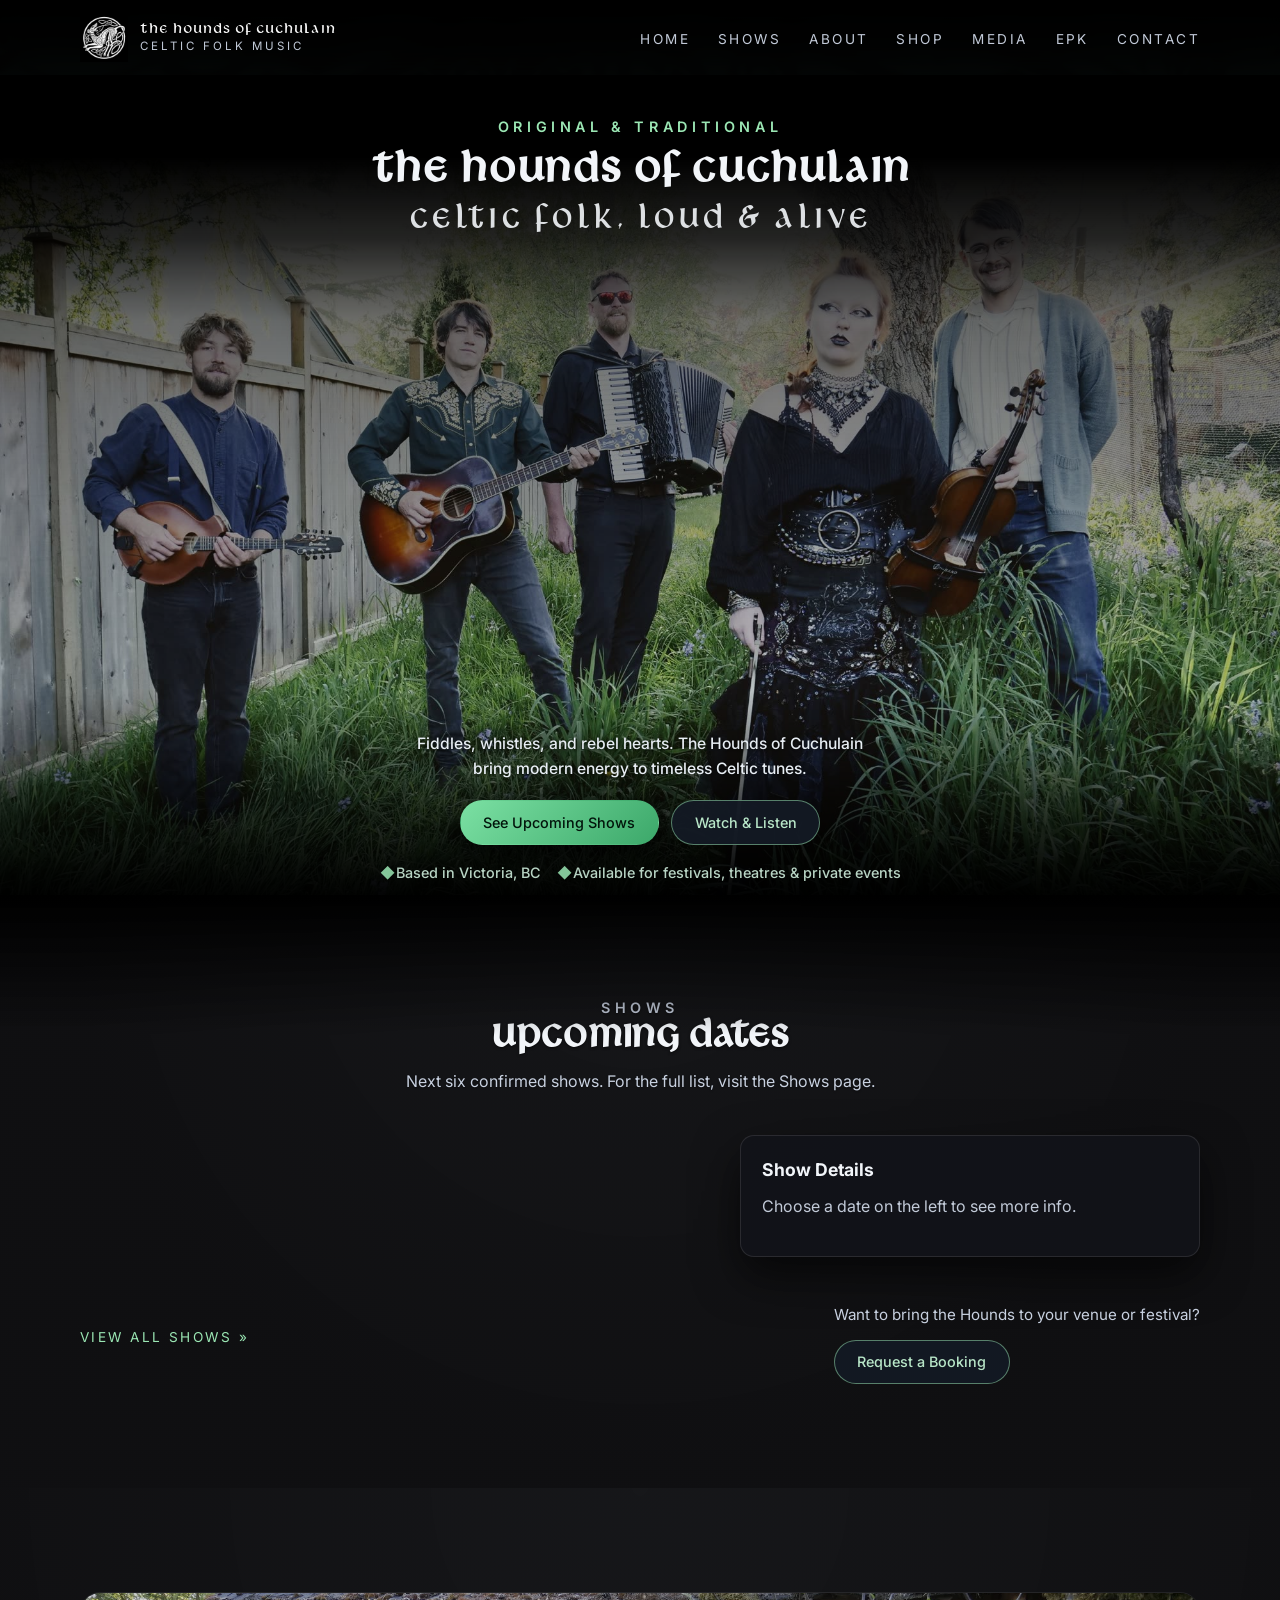
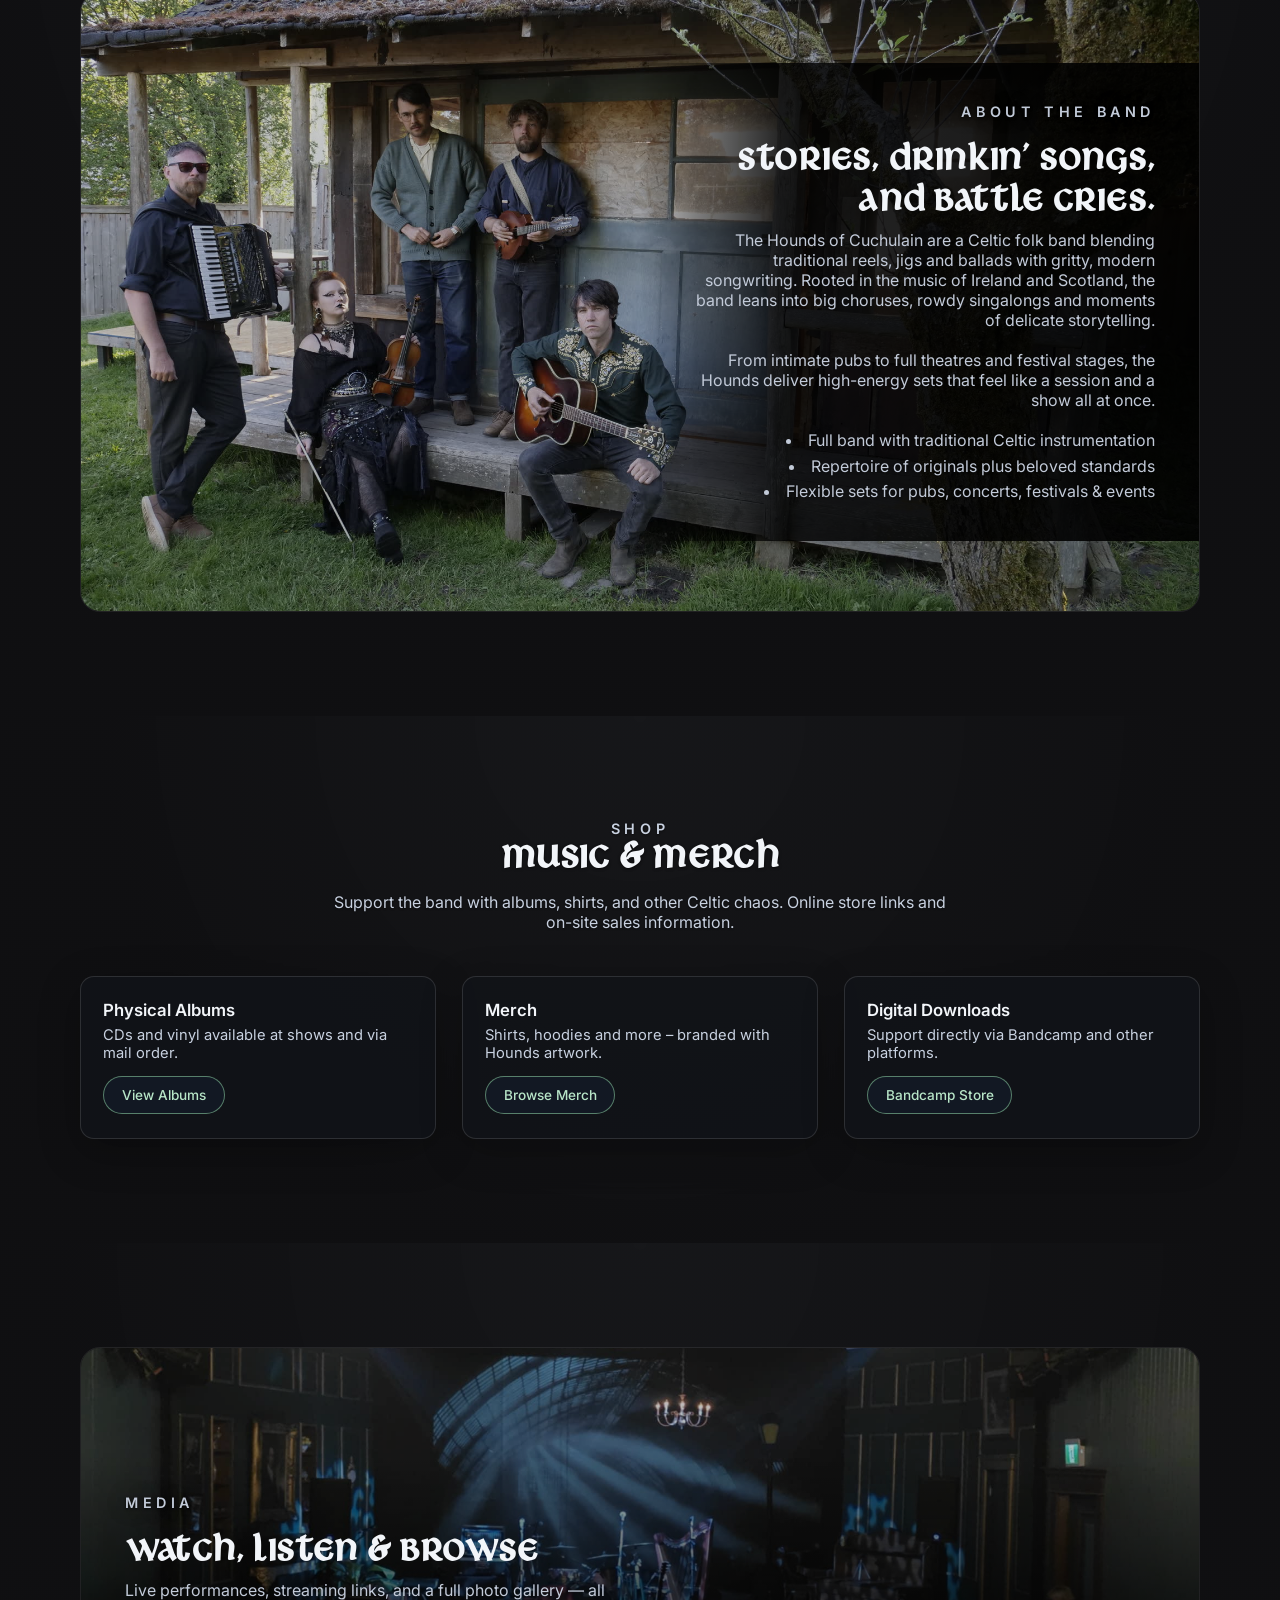
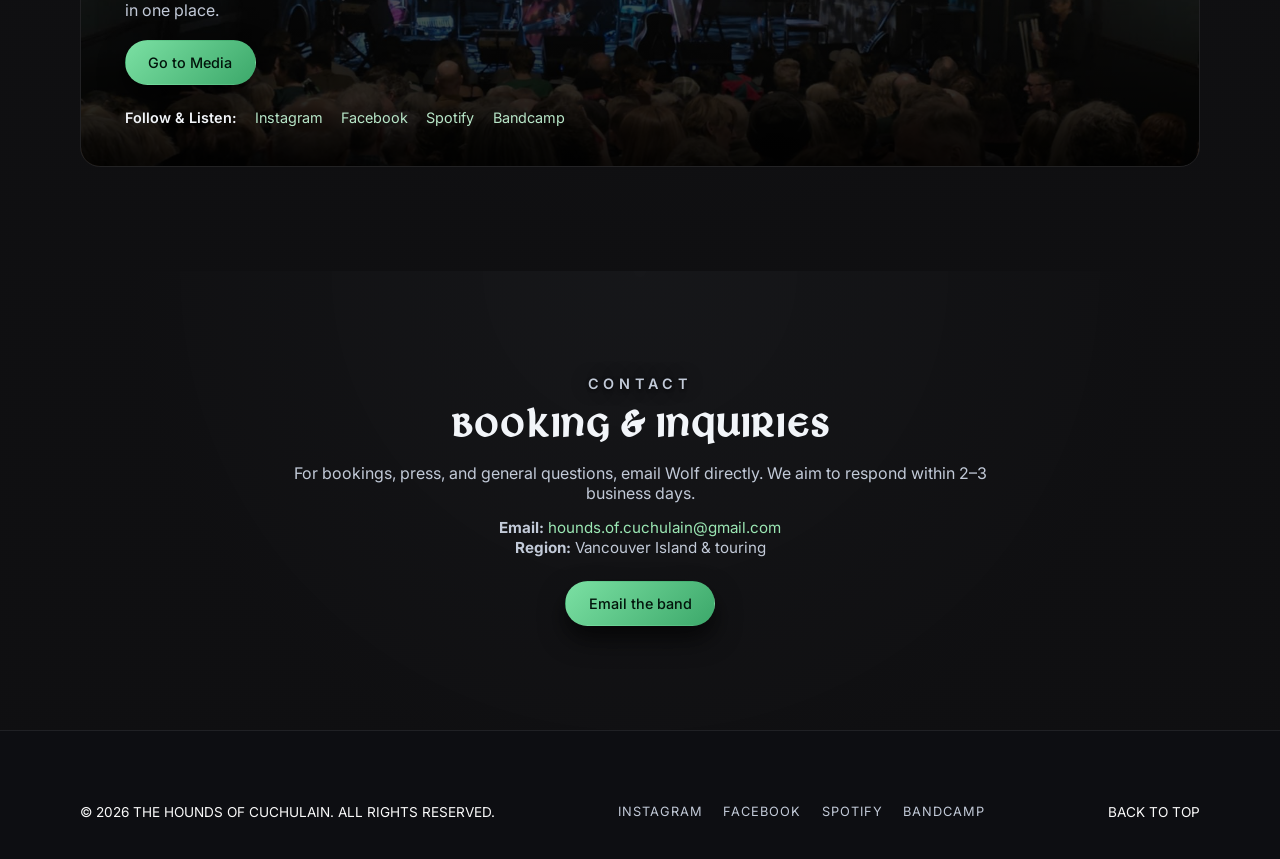
<file: index.html>
<!DOCTYPE html>
<html lang="en">
  <head>
    <meta charset="UTF-8" />
    <meta name="viewport" content="width=device-width, initial-scale=1" />
    <link rel="icon" type="image/png" sizes="32x32" href="assets/favicon-32.png?v=1" />
    <link rel="apple-touch-icon" href="assets/favicon-180.png?v=1" />
    <title>The Hounds of Cuchulain | Celtic Folk Music</title>
    <meta
      name="description"
      content="The Hounds of Cuchulain – original and traditional Celtic folk music. Listen, watch, find shows, and book the band."
    />
    <link rel="canonical" href="https://houndsofcuchulain.com/" />
    <!-- Social sharing (Open Graph + Twitter) -->
    <meta property="og:type" content="website" />
    <meta property="og:site_name" content="The Hounds of Cuchulain" />
    <meta property="og:title" content="The Hounds of Cuchulain | Celtic Folk Music" />
    <meta property="og:description" content="Original and traditional Celtic folk music from Victoria, BC. Listen, watch, find shows, and book the band." />
    <meta property="og:url" content="https://houndsofcuchulain.com/" />
    <meta property="og:image" content="https://houndsofcuchulain.com/assets/hero-band.jpg" />
    <meta name="twitter:card" content="summary_large_image" />
    <meta name="twitter:title" content="The Hounds of Cuchulain | Celtic Folk Music" />
    <meta name="twitter:description" content="Original and traditional Celtic folk music from Victoria, BC." />
    <meta name="twitter:image" content="https://houndsofcuchulain.com/assets/hero-band.jpg" />
    <link rel="preconnect" href="https://fonts.googleapis.com" />
    <link rel="preconnect" href="https://fonts.gstatic.com" crossorigin />
    <link
      href="https://fonts.googleapis.com/css2?family=Cinzel:wght@500;700&family=Inter:wght@300;400;500;600&display=swap"
      rel="stylesheet"
    />
    <link rel="stylesheet" href="styles.css?v=20260625a" />
    <script type="application/ld+json">
      {
        "@context": "https://schema.org",
        "@type": "MusicGroup",
        "name": "The Hounds of Cuchulain",
        "genre": ["Celtic folk", "Celtic punk"],
        "url": "https://houndsofcuchulain.com/",
        "image": "https://houndsofcuchulain.com/assets/hero-band.jpg",
        "description": "Original and traditional Celtic folk music from Victoria, British Columbia.",
        "foundingLocation": "Victoria, British Columbia, Canada",
        "email": "hounds.of.cuchulain@gmail.com",
        "sameAs": [
          "https://www.instagram.com/hounds_of_cuchulain/",
          "https://www.facebook.com/hounds.of.cuchulain",
          "https://open.spotify.com/artist/7mEXgql2jvRmFcGCRFVzV3",
          "https://houndsofcuchulain.bandcamp.com/",
          "https://www.youtube.com/@houndsofcuchulain"
        ]
      }
    </script>
  </head>
  <body>
    <div class="site-bg" aria-hidden="true">
      <img src="assets/Untitled%20design%20(3)_edited_edited_edited_edited.png" alt="" class="site-bg-img" />
    </div>
    <header class="site-header">
      <div class="container header-inner">
        <a href="#top" class="logo">
          <img class="logo-img" src="assets/hounds-logo.png" alt="The Hounds of Cuchulain" />
          <span class="logo-text">
            <span class="logo-main">The Hounds of Cuchulain</span>
            <span class="logo-sub">Celtic Folk Music</span>
          </span>
        </a>
        <nav class="nav" aria-label="Main navigation">
          <button type="button" class="nav-toggle" aria-expanded="false" aria-label="Toggle navigation">
            <span></span><span></span><span></span>
          </button>
          <ul class="nav-list">
            <li><a href="#top">Home</a></li>
            <li><a href="#shows">Shows</a></li>
            <li><a href="#about">About</a></li>
            <li><a href="https://shop.houndsofcuchulain.com/category/all-products" target="_blank" rel="noopener">Shop</a></li>
            <li><a href="media.html">Media</a></li>
            <li><a href="epk.html">EPK</a></li>
            <li><a href="#contact">Contact</a></li>
          </ul>
        </nav>
      </div>
    </header>
    <div class="nav-backdrop" aria-hidden="true"></div>
    <div class="mobile-nav" id="mobileNav" aria-hidden="true">
      <button type="button" class="mobile-nav-close" aria-label="Close menu">&times;</button>
      <ul>
        <li><a href="#top" class="active">Home</a></li>
        <li><a href="#shows">Shows</a></li>
        <li><a href="#about">About</a></li>
        <li><a href="https://shop.houndsofcuchulain.com/category/all-products" target="_blank" rel="noopener">Shop</a></li>
        <li><a href="media.html">Media</a></li>
        <li><a href="epk.html">EPK</a></li>
        <li><a href="#contact">Contact</a></li>
      </ul>
    </div>

    <main id="top">
      <!-- HERO -->
      <section class="hero" aria-labelledby="hero-heading">
        <div class="hero-overlay"></div>
        <img
          class="hero-image"
          src="assets/_1111255~3.JPG"
          alt="The Hounds of Cuchulain band portrait outdoors"
        />
        <div class="container hero-content">
          <div class="hero-top">
            <p class="eyebrow">Original & Traditional</p>
            <h1 id="hero-heading" class="hero-title">
              <span class="hero-band-name">The Hounds of Cuchulain</span>
              <span class="hero-tagline">Celtic Folk, Loud & Alive</span>
            </h1>
            <img class="hero-mobile-logo" src="assets/hounds_logo_transparent.png" alt="" aria-hidden="true" />
          </div>

          <div class="hero-bottom">
            <p class="hero-sub">
              Fiddles, whistles, and rebel hearts. The Hounds of Cuchulain bring
              modern energy to timeless Celtic tunes.
            </p>
            <div class="hero-actions">
              <a href="#shows" class="btn btn-primary">See Upcoming Shows</a>
              <a href="#media" class="btn btn-outline">Watch & Listen</a>
            </div>
            <div class="hero-meta">
              <span>Based in Victoria, BC</span>
              <span>Available for festivals, theatres & private events</span>
            </div>
          </div>
        </div>
      </section>

      <!-- SHOWS -->
      <section id="shows" class="section section-alt">
        <div class="container">
          <div class="section-header">
            <p class="eyebrow">Shows</p>
            <h2>Upcoming Dates</h2>
            <p>Next six confirmed shows. For the full list, visit the Shows page.</p>
          </div>

          <div class="shows-layout">
            <div class="shows-list" aria-live="polite" data-shows-limit="6" data-shows-scope="upcoming"></div>
            <aside class="shows-detail" aria-label="Show details">
              <div class="shows-detail-inner">
                <h3>Show Details</h3>
                <p class="muted">Choose a date on the left to see more info.</p>
                <div class="shows-detail-body" hidden></div>
              </div>
            </aside>
          </div>

          <div class="shows-cta">
            <a href="shows.html" class="shows-more-link">View all shows &raquo;</a>
            <div>
              <p>Want to bring the Hounds to your venue or festival?</p>
              <a href="#contact" class="btn btn-outline">Request a Booking</a>
            </div>
          </div>
        </div>
      </section>

      <!-- ABOUT -->
      <section id="about" class="section section-alt">
        <div class="container">
          <!-- Mobile-only eyebrow above the photo -->
          <p class="eyebrow about-top-eyebrow">About the band</p>
          <div class="media-teaser">
            <div class="media-teaser-visual">
              <picture>
                <img src="assets/_1111256.JPG" alt="The Hounds of Cuchulain" loading="lazy" />
              </picture>
              <!-- Mobile-only h2 overlay at bottom of photo -->
              <div class="about-photo-overlay" aria-hidden="true">
                <h2>Stories, drinkin’ songs, and battle cries.</h2>
              </div>
            </div>
            <div class="media-teaser-copy">
              <p class="eyebrow">About the band</p>
              <h2>Stories, drinkin’ songs, and battle cries.</h2>
              <p>
                The Hounds of Cuchulain are a Celtic folk band blending
                traditional reels, jigs and ballads with gritty, modern
                songwriting. Rooted in the music of Ireland and Scotland, the
                band leans into big choruses, rowdy singalongs and moments of
                delicate storytelling.
              </p>
              <p>
                From intimate pubs to full theatres and festival stages, the
                Hounds deliver high-energy sets that feel like a session and a
                show all at once.
              </p>
              <ul class="key-points">
                <li>Full band with traditional Celtic instrumentation</li>
                <li>Repertoire of originals plus beloved standards</li>
                <li>Flexible sets for pubs, concerts, festivals & events</li>
              </ul>
            </div>
          </div>
        </div>
      </section>

      <!-- SHOP -->
      <section id="shop" class="section">
        <div class="container">
          <div class="section-header">
            <p class="eyebrow">Shop</p>
            <h2>Music & Merch</h2>
            <p>
              Support the band with albums, shirts, and other Celtic chaos.
              Online store links and on-site sales information.
            </p>
          </div>

          <div class="shop-grid">
            <article class="shop-item">
              <h3>Physical Albums</h3>
              <p>CDs and vinyl available at shows and via mail order.</p>
              <a href="https://shop.houndsofcuchulain.com/category/all-products" target="_blank" rel="noopener" class="btn btn-outline btn-sm">View Albums</a>
            </article>

            <article class="shop-item">
              <h3>Merch</h3>
              <p>Shirts, hoodies and more – branded with Hounds artwork.</p>
              <a href="https://shop.houndsofcuchulain.com/category/all-products" target="_blank" rel="noopener" class="btn btn-outline btn-sm">Browse Merch</a>
            </article>

            <article class="shop-item">
              <h3>Digital Downloads</h3>
              <p>Support directly via Bandcamp and other platforms.</p>
              <a href="https://houndsofcuchulain.bandcamp.com/" target="_blank" rel="noopener noreferrer" class="btn btn-outline btn-sm">Bandcamp Store</a>
            </article>
          </div>
        </div>
      </section>

      <!-- MEDIA TEASER -->
      <section id="media" class="section">
        <div class="container">
          <div class="media-teaser">
            <div class="media-teaser-visual">
              <img src="assets/1F022676-3194-4167-9DDA-CCDE9CF1206A.jpg" alt="The Hounds of Cuchulain" loading="lazy" />
            </div>
            <div class="media-teaser-copy">
              <p class="eyebrow">Media</p>
              <h2>Watch, Listen & Browse</h2>
              <p>Live performances, streaming links, and a full photo gallery — all in one place.</p>
              <a href="media.html" class="btn btn-primary">Go to Media</a>
              <div class="social-row media-teaser-social">
                <span class="social-label">Follow & Listen:</span>
                <div class="social-links">
                  <a href="https://www.instagram.com/hounds_of_cuchulain/" target="_blank" rel="noopener noreferrer" aria-label="Instagram">Instagram</a>
                  <a href="https://www.facebook.com/hounds.of.cuchulain" target="_blank" rel="noopener noreferrer" aria-label="Facebook">Facebook</a>
                  <a href="https://open.spotify.com/artist/7mEXgql2jvRmFcGCRFVzV3" target="_blank" rel="noopener noreferrer">Spotify</a>
                  <a href="https://houndsofcuchulain.bandcamp.com/" target="_blank" rel="noopener noreferrer" aria-label="Bandcamp">Bandcamp</a>
                </div>
              </div>
            </div>
          </div>
        </div>
      </section>

      <!-- CONTACT -->
      <section id="contact" class="section section-contact">
        <div class="container contact-layout">
          <div class="contact-copy">
            <p class="eyebrow">Contact</p>
            <h2>Booking & Inquiries</h2>
            <p>
              For bookings, press, and general questions, email Wolf directly.
              We aim to respond within 2–3 business days.
            </p>
            <div class="contact-details">
              <p><strong>Email:</strong> <a href="mailto:hounds.of.cuchulain@gmail.com">hounds.of.cuchulain@gmail.com</a></p>
              <p><strong>Region:</strong> Vancouver Island & touring</p>
            </div>
            <div class="contact-actions">
              <a href="mailto:hounds.of.cuchulain@gmail.com" class="btn btn-primary">Email the band</a>
            </div>
          </div>
        </div>
      </section>
    </main>

    <footer class="site-footer">
      <div class="container footer-inner">
        <p>© <span id="year"></span> The Hounds of Cuchulain. All rights reserved.</p>
        <div class="footer-socials">
          <a href="https://www.instagram.com/hounds_of_cuchulain/" target="_blank" rel="noopener noreferrer" aria-label="Instagram">Instagram</a>
          <a href="https://www.facebook.com/hounds.of.cuchulain" target="_blank" rel="noopener noreferrer" aria-label="Facebook">Facebook</a>
          <a href="https://open.spotify.com/artist/7mEXgql2jvRmFcGCRFVzV3" target="_blank" rel="noopener noreferrer">Spotify</a>
          <a href="https://houndsofcuchulain.bandcamp.com/" target="_blank" rel="noopener noreferrer" aria-label="Bandcamp">Bandcamp</a>
        </div>
        <a href="#top" class="back-to-top">Back to top</a>
      </div>
    </footer>

    <script src="shows-data.js?v=20260625a"></script>
    <script src="script.js?v=20260625a"></script>
  </body>
</html>
</file>
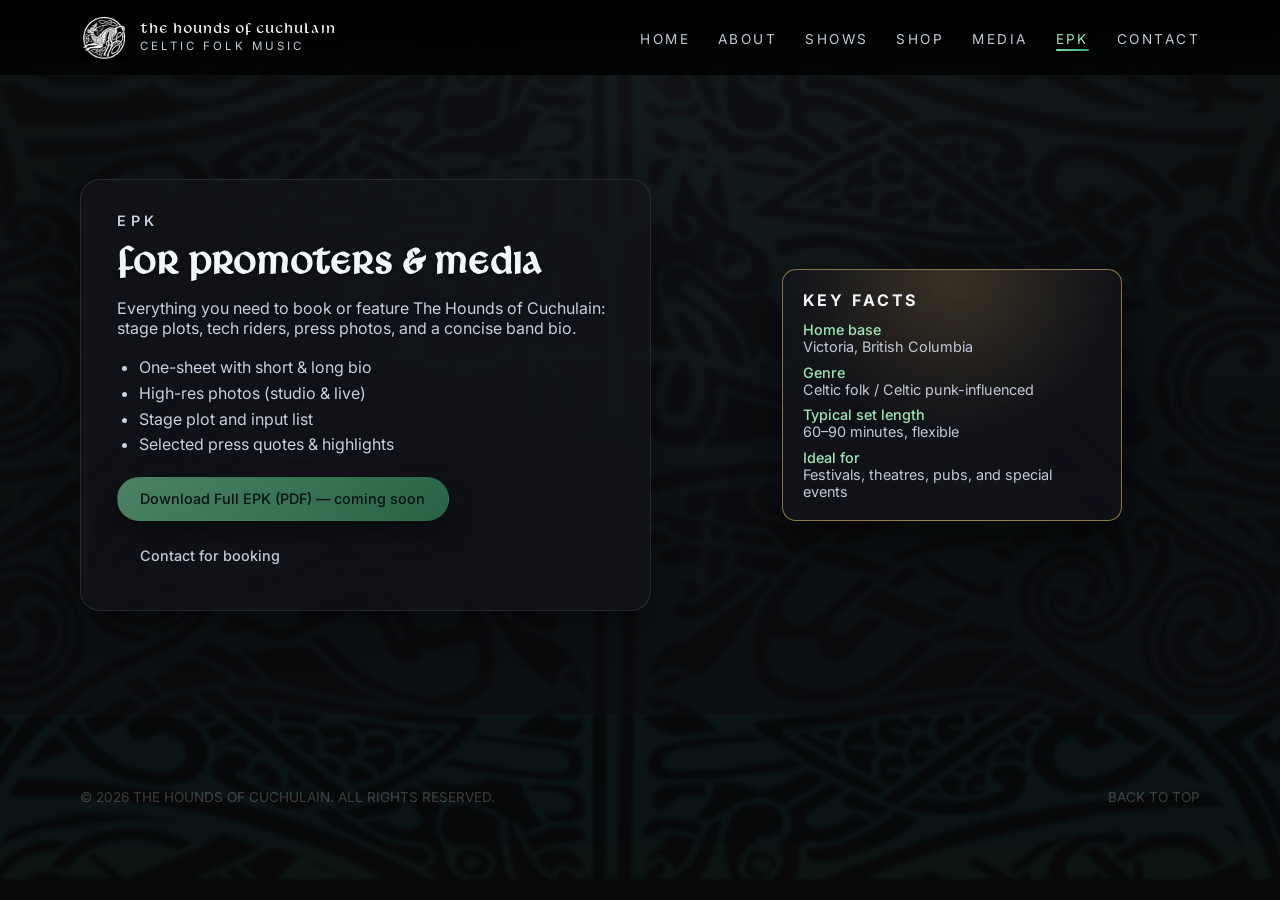
<file: epk.html>
<!DOCTYPE html>
<html lang="en">
  <head>
    <meta charset="UTF-8" />
    <meta name="viewport" content="width=device-width, initial-scale=1" />
    <link rel="icon" type="image/png" sizes="32x32" href="assets/favicon-32.png?v=1" />
    <link rel="apple-touch-icon" href="assets/favicon-180.png?v=1" />
    <title>The Hounds of Cuchulain | EPK</title>
    <meta
      name="description"
      content="Electronic Press Kit for The Hounds of Cuchulain – bio, key facts, photos, and booking information."
    />
    <link rel="canonical" href="https://houndsofcuchulain.com/epk.html" />
    <!-- Social sharing (Open Graph + Twitter) -->
    <meta property="og:type" content="website" />
    <meta property="og:site_name" content="The Hounds of Cuchulain" />
    <meta property="og:title" content="The Hounds of Cuchulain | EPK" />
    <meta property="og:description" content="Electronic Press Kit – bio, key facts, photos, and booking information for promoters and media." />
    <meta property="og:url" content="https://houndsofcuchulain.com/epk.html" />
    <meta property="og:image" content="https://houndsofcuchulain.com/assets/hero-band.jpg" />
    <meta name="twitter:card" content="summary_large_image" />
    <meta name="twitter:title" content="The Hounds of Cuchulain | EPK" />
    <meta name="twitter:description" content="Electronic Press Kit for promoters and media." />
    <meta name="twitter:image" content="https://houndsofcuchulain.com/assets/hero-band.jpg" />
    <link rel="preconnect" href="https://fonts.googleapis.com" />
    <link rel="preconnect" href="https://fonts.gstatic.com" crossorigin />
    <link
      href="https://fonts.googleapis.com/css2?family=Cinzel:wght@500;700&family=Inter:wght@300;400;500;600&display=swap"
      rel="stylesheet"
    />
    <link rel="stylesheet" href="styles.css?v=20260625a" />
  </head>
  <body>
    <div class="site-bg" aria-hidden="true">
      <img src="assets/Untitled%20design%20(3)_edited_edited_edited_edited.png" alt="" class="site-bg-img" />
    </div>
    <header class="site-header">
      <div class="container header-inner">
        <a href="index.html#top" class="logo">
          <img class="logo-img" src="assets/hounds-logo.png" alt="The Hounds of Cuchulain" />
          <span class="logo-text">
            <span class="logo-main">The Hounds of Cuchulain</span>
            <span class="logo-sub">Celtic Folk Music</span>
          </span>
        </a>
        <nav class="nav" aria-label="Main navigation">
          <button type="button" class="nav-toggle" aria-expanded="false" aria-label="Toggle navigation">
            <span></span><span></span><span></span>
          </button>
          <ul class="nav-list">
            <li><a href="index.html">Home</a></li>
            <li><a href="index.html#about">About</a></li>
            <li><a href="shows.html">Shows</a></li>
            <li><a href="https://shop.houndsofcuchulain.com/category/all-products" target="_blank" rel="noopener">Shop</a></li>
            <li><a href="media.html">Media</a></li>
            <li><a href="epk.html" class="active">EPK</a></li>
            <li><a href="index.html#contact">Contact</a></li>
          </ul>
        </nav>
      </div>
    </header>
    <div class="nav-backdrop" aria-hidden="true"></div>
    <div class="mobile-nav" id="mobileNav" aria-hidden="true">
      <button type="button" class="mobile-nav-close" aria-label="Close menu">&times;</button>
      <ul>
        <li><a href="index.html">Home</a></li>
        <li><a href="shows.html">Shows</a></li>
        <li><a href="index.html#about">About</a></li>
        <li><a href="https://shop.houndsofcuchulain.com/category/all-products" target="_blank" rel="noopener">Shop</a></li>
        <li><a href="media.html">Media</a></li>
        <li><a href="epk.html" class="active">EPK</a></li>
        <li><a href="index.html#contact">Contact</a></li>
      </ul>
    </div>

    <main>
      <section class="section section-alt">
        <div class="container section-split">
          <div class="section-copy">
            <p class="eyebrow">EPK</p>
            <h2>For Promoters & Media</h2>
            <p>
              Everything you need to book or feature The Hounds of Cuchulain:
              stage plots, tech riders, press photos, and a concise band bio.
            </p>
            <ul class="key-points">
              <li>One-sheet with short &amp; long bio</li>
              <li>High-res photos (studio &amp; live)</li>
              <li>Stage plot and input list</li>
              <li>Selected press quotes &amp; highlights</li>
            </ul>

            <div class="epk-actions">
              <span class="btn btn-primary is-disabled" aria-disabled="true">Download Full EPK (PDF) — coming soon</span>
              <a href="index.html#contact" class="btn btn-ghost">Contact for booking</a>
            </div>
          </div>
          <div class="section-media">
            <div class="epk-highlight">
              <h3>Key Facts</h3>
              <dl>
                <div>
                  <dt>Home base</dt>
                  <dd>Victoria, British Columbia</dd>
                </div>
                <div>
                  <dt>Genre</dt>
                  <dd>Celtic folk / Celtic punk-influenced</dd>
                </div>
                <div>
                  <dt>Typical set length</dt>
                  <dd>60–90 minutes, flexible</dd>
                </div>
                <div>
                  <dt>Ideal for</dt>
                  <dd>Festivals, theatres, pubs, and special events</dd>
                </div>
              </dl>
            </div>
          </div>
        </div>
      </section>
    </main>

    <footer class="site-footer">
      <div class="container footer-inner">
        <p>© <span id="year"></span> The Hounds of Cuchulain. All rights reserved.</p>
        <a href="#top" class="back-to-top">Back to top</a>
      </div>
    </footer>

    <script src="script.js?v=20260625a"></script>
  </body>
</html>
</file>
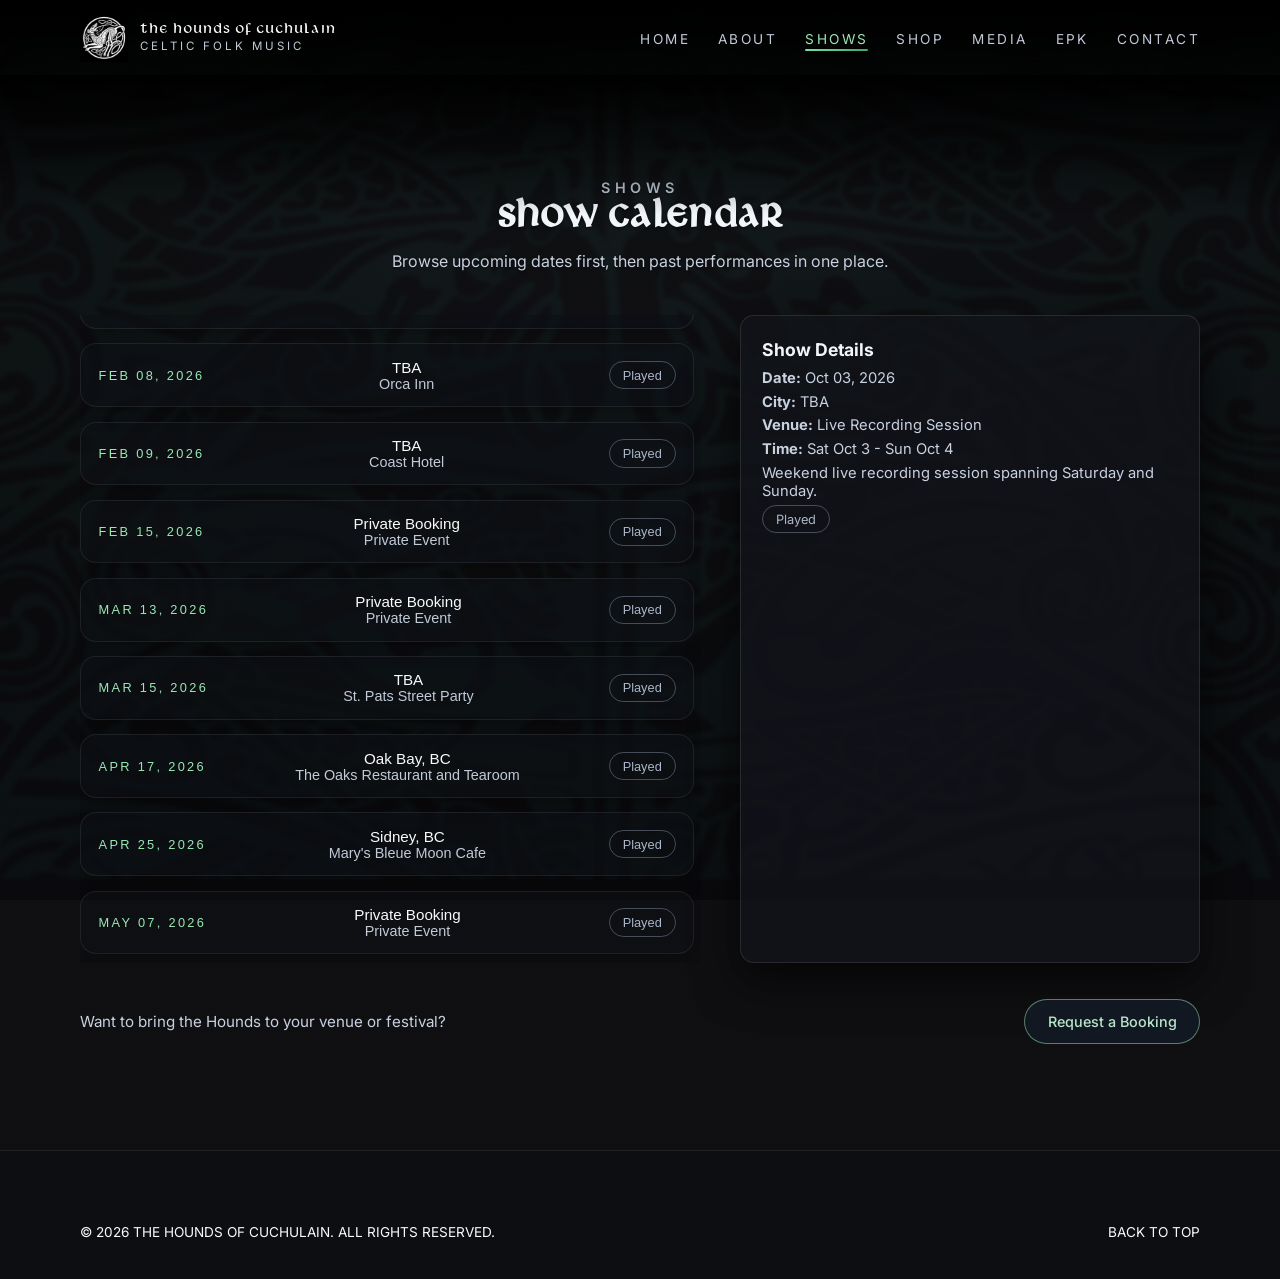
<file: shows.html>
<!DOCTYPE html>
<html lang="en">
  <head>
    <meta charset="UTF-8" />
    <meta name="viewport" content="width=device-width, initial-scale=1" />
    <link rel="icon" type="image/png" sizes="32x32" href="assets/favicon-32.png?v=1" />
    <link rel="apple-touch-icon" href="assets/favicon-180.png?v=1" />
    <title>The Hounds of Cuchulain | Shows</title>
    <meta
      name="description"
      content="Upcoming shows and tour dates for The Hounds of Cuchulain."
    />
    <link rel="canonical" href="https://houndsofcuchulain.com/shows.html" />
    <!-- Social sharing (Open Graph + Twitter) -->
    <meta property="og:type" content="website" />
    <meta property="og:site_name" content="The Hounds of Cuchulain" />
    <meta property="og:title" content="The Hounds of Cuchulain | Shows" />
    <meta property="og:description" content="Upcoming shows and tour dates for The Hounds of Cuchulain across Vancouver Island and beyond." />
    <meta property="og:url" content="https://houndsofcuchulain.com/shows.html" />
    <meta property="og:image" content="https://houndsofcuchulain.com/assets/hero-band.jpg" />
    <meta name="twitter:card" content="summary_large_image" />
    <meta name="twitter:title" content="The Hounds of Cuchulain | Shows" />
    <meta name="twitter:description" content="Upcoming shows and tour dates." />
    <meta name="twitter:image" content="https://houndsofcuchulain.com/assets/hero-band.jpg" />
    <link rel="preconnect" href="https://fonts.googleapis.com" />
    <link rel="preconnect" href="https://fonts.gstatic.com" crossorigin />
    <link
      href="https://fonts.googleapis.com/css2?family=Cinzel:wght@500;700&family=Inter:wght@300;400;500;600&display=swap"
      rel="stylesheet"
    />
    <link rel="stylesheet" href="styles.css?v=20260625a" />
  </head>
  <body>
    <div class="site-bg" aria-hidden="true">
      <img src="assets/Untitled%20design%20(3)_edited_edited_edited_edited.png" alt="" class="site-bg-img" />
    </div>
    <header class="site-header">
      <div class="container header-inner">
        <a href="index.html#top" class="logo">
          <img class="logo-img" src="assets/hounds-logo.png" alt="The Hounds of Cuchulain" />
          <span class="logo-text">
            <span class="logo-main">The Hounds of Cuchulain</span>
            <span class="logo-sub">Celtic Folk Music</span>
          </span>
        </a>
        <nav class="nav" aria-label="Main navigation">
          <button type="button" class="nav-toggle" aria-expanded="false" aria-label="Toggle navigation">
            <span></span><span></span><span></span>
          </button>
          <ul class="nav-list">
            <li><a href="index.html">Home</a></li>
            <li><a href="index.html#about">About</a></li>
            <li><a href="shows.html" class="active">Shows</a></li>
            <li><a href="https://shop.houndsofcuchulain.com/category/all-products" target="_blank" rel="noopener">Shop</a></li>
            <li><a href="media.html">Media</a></li>
            <li><a href="epk.html">EPK</a></li>
            <li><a href="index.html#contact">Contact</a></li>
          </ul>
        </nav>
      </div>
    </header>
    <div class="nav-backdrop" aria-hidden="true"></div>
    <div class="mobile-nav" id="mobileNav" aria-hidden="true">
      <button type="button" class="mobile-nav-close" aria-label="Close menu">&times;</button>
      <ul>
        <li><a href="index.html">Home</a></li>
        <li><a href="shows.html" class="active">Shows</a></li>
        <li><a href="index.html#about">About</a></li>
        <li><a href="https://shop.houndsofcuchulain.com/category/all-products" target="_blank" rel="noopener">Shop</a></li>
        <li><a href="media.html">Media</a></li>
        <li><a href="epk.html">EPK</a></li>
        <li><a href="index.html#contact">Contact</a></li>
      </ul>
    </div>

    <main>
      <section id="shows" class="section section-alt">
        <div class="container">
          <div class="section-header">
            <p class="eyebrow">Shows</p>
            <h2>Show Calendar</h2>
            <p>Browse upcoming dates first, then past performances in one place.</p>
          </div>

          <div class="shows-layout">
            <div class="shows-list" aria-live="polite" data-shows-scope="all"></div>
            <aside class="shows-detail" aria-label="Show details">
              <div class="shows-detail-inner">
                <h3>Show Details</h3>
                <p class="muted">Choose a date on the left to see more info.</p>
                <div class="shows-detail-body" hidden></div>
              </div>
            </aside>
          </div>

          <div class="shows-cta">
            <p>Want to bring the Hounds to your venue or festival?</p>
            <a href="index.html#contact" class="btn btn-outline">Request a Booking</a>
          </div>
        </div>
      </section>
    </main>

    <footer class="site-footer">
      <div class="container footer-inner">
        <p>© <span id="year"></span> The Hounds of Cuchulain. All rights reserved.</p>
        <a href="#shows" class="back-to-top">Back to top</a>
      </div>
    </footer>

    <script src="shows-data.js?v=20260625a"></script>
    <script src="script.js?v=20260625a"></script>
  </body>
</html>
</file>
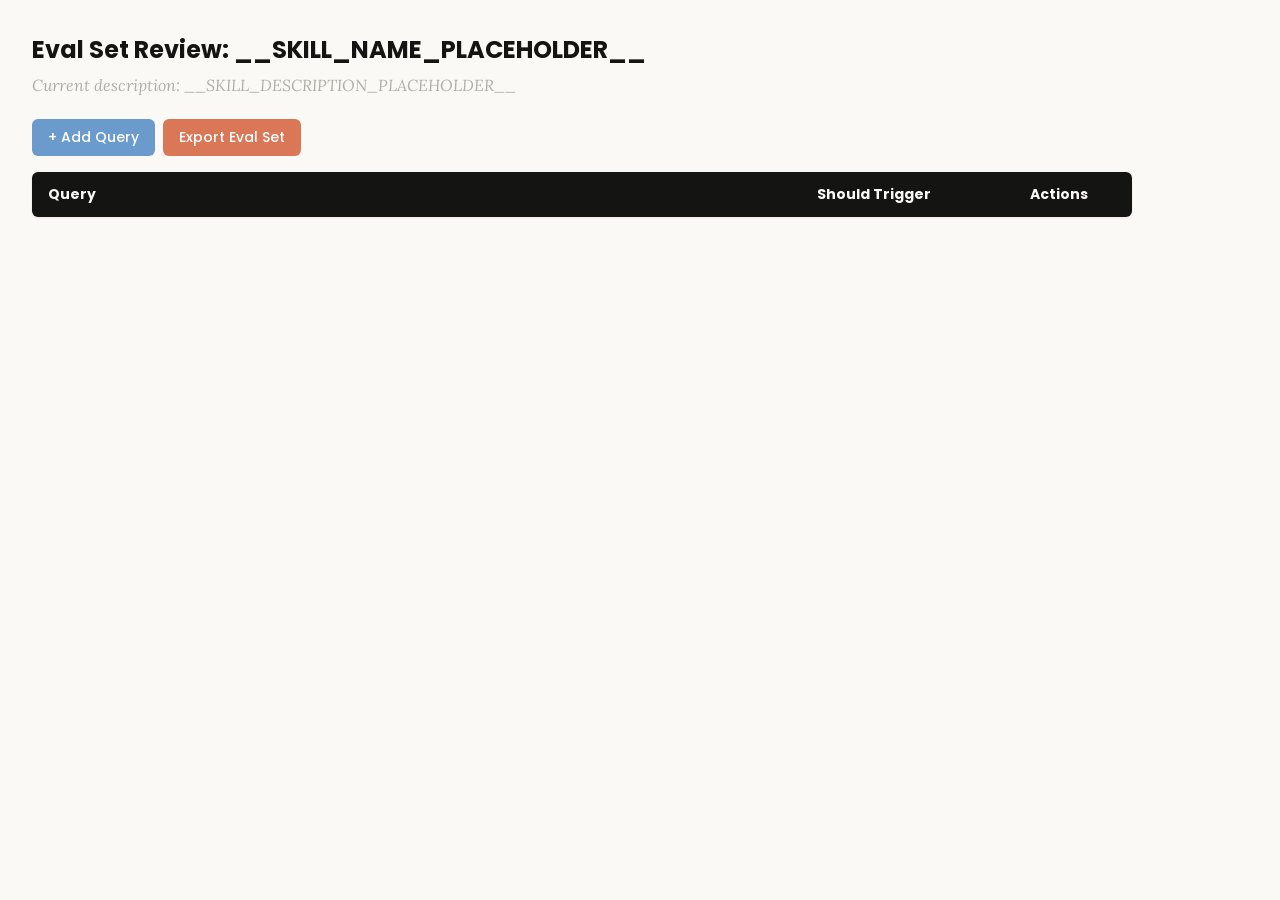
<file: .claude/skills/meta-skill-creator/assets/eval_review.html>
<!DOCTYPE html>
<html lang="en">
<head>
  <meta charset="UTF-8">
  <meta name="viewport" content="width=device-width, initial-scale=1.0">
  <title>Eval Set Review - __SKILL_NAME_PLACEHOLDER__</title>
  <link rel="preconnect" href="https://fonts.googleapis.com">
  <link rel="preconnect" href="https://fonts.gstatic.com" crossorigin>
  <link href="https://fonts.googleapis.com/css2?family=Poppins:wght@500;600&family=Lora:wght@400;500&display=swap" rel="stylesheet">
  <style>
    * { box-sizing: border-box; margin: 0; padding: 0; }
    body { font-family: 'Lora', Georgia, serif; background: #faf9f5; padding: 2rem; color: #141413; }
    h1 { font-family: 'Poppins', sans-serif; margin-bottom: 0.5rem; font-size: 1.5rem; }
    .description { color: #b0aea5; margin-bottom: 1.5rem; font-style: italic; max-width: 900px; }
    .controls { margin-bottom: 1rem; display: flex; gap: 0.5rem; }
    .btn { font-family: 'Poppins', sans-serif; padding: 0.5rem 1rem; border: none; border-radius: 6px; cursor: pointer; font-size: 0.875rem; font-weight: 500; }
    .btn-add { background: #6a9bcc; color: white; }
    .btn-add:hover { background: #5889b8; }
    .btn-export { background: #d97757; color: white; }
    .btn-export:hover { background: #c4613f; }
    table { width: 100%; max-width: 1100px; border-collapse: collapse; background: white; border-radius: 6px; overflow: hidden; box-shadow: 0 1px 3px rgba(0,0,0,0.08); }
    th { font-family: 'Poppins', sans-serif; background: #141413; color: #faf9f5; padding: 0.75rem 1rem; text-align: left; font-size: 0.875rem; }
    td { padding: 0.75rem 1rem; border-bottom: 1px solid #e8e6dc; vertical-align: top; }
    tr:nth-child(even) td { background: #faf9f5; }
    tr:hover td { background: #f3f1ea; }
    .section-header td { background: #e8e6dc; font-family: 'Poppins', sans-serif; font-weight: 500; font-size: 0.8rem; color: #141413; text-transform: uppercase; letter-spacing: 0.05em; }
    .query-input { width: 100%; padding: 0.4rem; border: 1px solid #e8e6dc; border-radius: 4px; font-size: 0.875rem; font-family: 'Lora', Georgia, serif; resize: vertical; min-height: 60px; }
    .query-input:focus { outline: none; border-color: #d97757; box-shadow: 0 0 0 2px rgba(217,119,87,0.15); }
    .toggle { position: relative; display: inline-block; width: 44px; height: 24px; }
    .toggle input { opacity: 0; width: 0; height: 0; }
    .toggle .slider { position: absolute; inset: 0; background: #b0aea5; border-radius: 24px; cursor: pointer; transition: 0.2s; }
    .toggle .slider::before { content: ""; position: absolute; width: 18px; height: 18px; left: 3px; bottom: 3px; background: white; border-radius: 50%; transition: 0.2s; }
    .toggle input:checked + .slider { background: #d97757; }
    .toggle input:checked + .slider::before { transform: translateX(20px); }
    .btn-delete { background: #c44; color: white; padding: 0.3rem 0.6rem; border: none; border-radius: 4px; cursor: pointer; font-size: 0.75rem; font-family: 'Poppins', sans-serif; }
    .btn-delete:hover { background: #a33; }
    .summary { margin-top: 1rem; color: #b0aea5; font-size: 0.875rem; }
  </style>
</head>
<body>
  <h1>Eval Set Review: <span id="skill-name">__SKILL_NAME_PLACEHOLDER__</span></h1>
  <p class="description">Current description: <span id="skill-desc">__SKILL_DESCRIPTION_PLACEHOLDER__</span></p>

  <div class="controls">
    <button class="btn btn-add" onclick="addRow()">+ Add Query</button>
    <button class="btn btn-export" onclick="exportEvalSet()">Export Eval Set</button>
  </div>

  <table>
    <thead>
      <tr>
        <th style="width:65%">Query</th>
        <th style="width:18%">Should Trigger</th>
        <th style="width:10%">Actions</th>
      </tr>
    </thead>
    <tbody id="eval-body"></tbody>
  </table>

  <p class="summary" id="summary"></p>

  <script>
    const EVAL_DATA = __EVAL_DATA_PLACEHOLDER__;

    let evalItems = [...EVAL_DATA];

    function render() {
      const tbody = document.getElementById('eval-body');
      tbody.innerHTML = '';

      // Sort: should-trigger first, then should-not-trigger
      const sorted = evalItems
        .map((item, origIdx) => ({ ...item, origIdx }))
        .sort((a, b) => (b.should_trigger ? 1 : 0) - (a.should_trigger ? 1 : 0));

      let lastGroup = null;
      sorted.forEach(item => {
        const group = item.should_trigger ? 'trigger' : 'no-trigger';
        if (group !== lastGroup) {
          const headerRow = document.createElement('tr');
          headerRow.className = 'section-header';
          headerRow.innerHTML = `<td colspan="3">${item.should_trigger ? 'Should Trigger' : 'Should NOT Trigger'}</td>`;
          tbody.appendChild(headerRow);
          lastGroup = group;
        }

        const idx = item.origIdx;
        const tr = document.createElement('tr');
        tr.innerHTML = `
          <td><textarea class="query-input" onchange="updateQuery(${idx}, this.value)">${escapeHtml(item.query)}</textarea></td>
          <td>
            <label class="toggle">
              <input type="checkbox" ${item.should_trigger ? 'checked' : ''} onchange="updateTrigger(${idx}, this.checked)">
              <span class="slider"></span>
            </label>
            <span style="margin-left:8px;font-size:0.8rem;color:#b0aea5">${item.should_trigger ? 'Yes' : 'No'}</span>
          </td>
          <td><button class="btn-delete" onclick="deleteRow(${idx})">Delete</button></td>
        `;
        tbody.appendChild(tr);
      });
      updateSummary();
    }

    function escapeHtml(text) {
      const div = document.createElement('div');
      div.textContent = text;
      return div.innerHTML;
    }

    function updateQuery(idx, value) { evalItems[idx].query = value; updateSummary(); }
    function updateTrigger(idx, value) { evalItems[idx].should_trigger = value; render(); }
    function deleteRow(idx) { evalItems.splice(idx, 1); render(); }

    function addRow() {
      evalItems.push({ query: '', should_trigger: true });
      render();
      const inputs = document.querySelectorAll('.query-input');
      inputs[inputs.length - 1].focus();
    }

    function updateSummary() {
      const trigger = evalItems.filter(i => i.should_trigger).length;
      const noTrigger = evalItems.filter(i => !i.should_trigger).length;
      document.getElementById('summary').textContent =
        `${evalItems.length} queries total: ${trigger} should trigger, ${noTrigger} should not trigger`;
    }

    function exportEvalSet() {
      const valid = evalItems.filter(i => i.query.trim() !== '');
      const data = valid.map(i => ({ query: i.query.trim(), should_trigger: i.should_trigger }));
      const blob = new Blob([JSON.stringify(data, null, 2)], { type: 'application/json' });
      const url = URL.createObjectURL(blob);
      const a = document.createElement('a');
      a.href = url;
      a.download = 'eval_set.json';
      document.body.appendChild(a);
      a.click();
      document.body.removeChild(a);
      URL.revokeObjectURL(url);
    }

    render();
  </script>
</body>
</html>
</file>
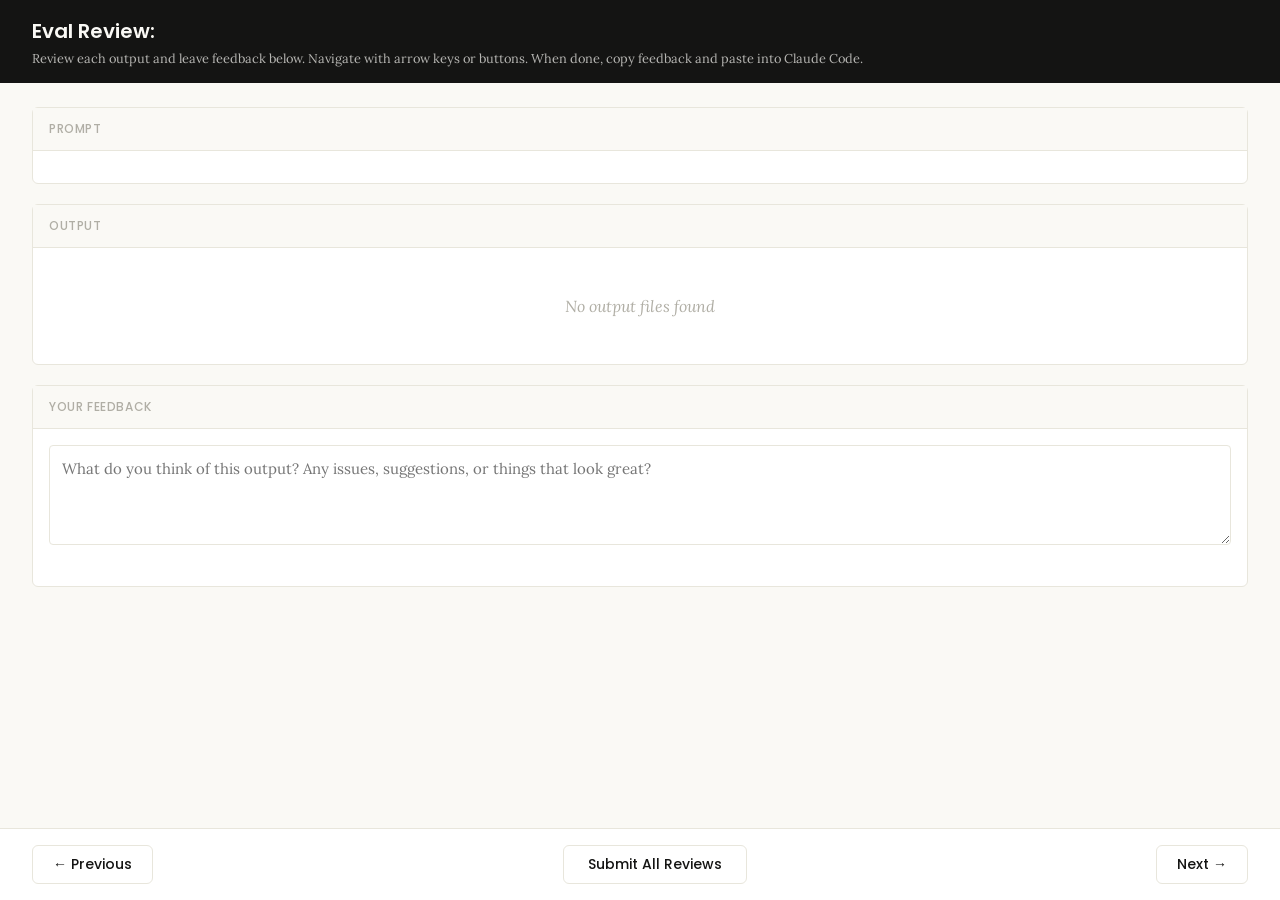
<file: .claude/skills/meta-skill-creator/eval-viewer/viewer.html>
<!DOCTYPE html>
<html lang="en">
<head>
  <meta charset="UTF-8">
  <meta name="viewport" content="width=device-width, initial-scale=1.0">
  <title>Eval Review</title>
  <link rel="preconnect" href="https://fonts.googleapis.com">
  <link rel="preconnect" href="https://fonts.gstatic.com" crossorigin>
  <link href="https://fonts.googleapis.com/css2?family=Poppins:wght@500;600&family=Lora:wght@400;500&display=swap" rel="stylesheet">
  <script src="https://cdn.sheetjs.com/xlsx-0.20.3/package/dist/xlsx.full.min.js" integrity="sha384-EnyY0/GSHQGSxSgMwaIPzSESbqoOLSexfnSMN2AP+39Ckmn92stwABZynq1JyzdT" crossorigin="anonymous"></script>
  <style>
    :root {
      --bg: #faf9f5;
      --surface: #ffffff;
      --border: #e8e6dc;
      --text: #141413;
      --text-muted: #b0aea5;
      --accent: #d97757;
      --accent-hover: #c4613f;
      --green: #788c5d;
      --green-bg: #eef2e8;
      --red: #c44;
      --red-bg: #fceaea;
      --header-bg: #141413;
      --header-text: #faf9f5;
      --radius: 6px;
    }

    * { box-sizing: border-box; margin: 0; padding: 0; }

    body {
      font-family: 'Lora', Georgia, serif;
      background: var(--bg);
      color: var(--text);
      height: 100vh;
      display: flex;
      flex-direction: column;
    }

    /* ---- Header ---- */
    .header {
      background: var(--header-bg);
      color: var(--header-text);
      padding: 1rem 2rem;
      display: flex;
      justify-content: space-between;
      align-items: center;
      flex-shrink: 0;
    }
    .header h1 {
      font-family: 'Poppins', sans-serif;
      font-size: 1.25rem;
      font-weight: 600;
    }
    .header .instructions {
      font-size: 0.8rem;
      opacity: 0.7;
      margin-top: 0.25rem;
    }
    .header .progress {
      font-size: 0.875rem;
      opacity: 0.8;
      text-align: right;
    }

    /* ---- Main content ---- */
    .main {
      flex: 1;
      overflow-y: auto;
      padding: 1.5rem 2rem;
      display: flex;
      flex-direction: column;
      gap: 1.25rem;
    }

    /* ---- Sections ---- */
    .section {
      background: var(--surface);
      border: 1px solid var(--border);
      border-radius: var(--radius);
      flex-shrink: 0;
    }
    .section-header {
      font-family: 'Poppins', sans-serif;
      padding: 0.75rem 1rem;
      font-size: 0.75rem;
      font-weight: 500;
      text-transform: uppercase;
      letter-spacing: 0.05em;
      color: var(--text-muted);
      border-bottom: 1px solid var(--border);
      background: var(--bg);
    }
    .section-body {
      padding: 1rem;
    }

    /* ---- Config badge ---- */
    .config-badge {
      display: inline-block;
      padding: 0.2rem 0.625rem;
      border-radius: 9999px;
      font-family: 'Poppins', sans-serif;
      font-size: 0.6875rem;
      font-weight: 600;
      text-transform: uppercase;
      letter-spacing: 0.03em;
      margin-left: 0.75rem;
      vertical-align: middle;
    }
    .config-badge.config-primary {
      background: rgba(33, 150, 243, 0.12);
      color: #1976d2;
    }
    .config-badge.config-baseline {
      background: rgba(255, 193, 7, 0.15);
      color: #f57f17;
    }

    /* ---- Prompt ---- */
    .prompt-text {
      white-space: pre-wrap;
      font-size: 0.9375rem;
      line-height: 1.6;
    }

    /* ---- Outputs ---- */
    .output-file {
      border: 1px solid var(--border);
      border-radius: var(--radius);
      overflow: hidden;
    }
    .output-file + .output-file {
      margin-top: 1rem;
    }
    .output-file-header {
      padding: 0.5rem 0.75rem;
      font-size: 0.8rem;
      font-weight: 600;
      color: var(--text-muted);
      background: var(--bg);
      border-bottom: 1px solid var(--border);
      font-family: 'SF Mono', SFMono-Regular, Consolas, 'Liberation Mono', Menlo, monospace;
      display: flex;
      justify-content: space-between;
      align-items: center;
    }
    .output-file-header .dl-btn {
      font-size: 0.7rem;
      color: var(--accent);
      text-decoration: none;
      cursor: pointer;
      font-family: -apple-system, BlinkMacSystemFont, 'Segoe UI', sans-serif;
      font-weight: 500;
      opacity: 0.8;
    }
    .output-file-header .dl-btn:hover {
      opacity: 1;
      text-decoration: underline;
    }
    .output-file-content {
      padding: 0.75rem;
      overflow-x: auto;
    }
    .output-file-content pre {
      font-size: 0.8125rem;
      line-height: 1.5;
      white-space: pre-wrap;
      word-break: break-word;
      font-family: 'SF Mono', SFMono-Regular, Consolas, 'Liberation Mono', Menlo, monospace;
    }
    .output-file-content img {
      max-width: 100%;
      height: auto;
      border-radius: 4px;
    }
    .output-file-content iframe {
      width: 100%;
      height: 600px;
      border: none;
    }
    .output-file-content table {
      border-collapse: collapse;
      font-size: 0.8125rem;
      width: 100%;
    }
    .output-file-content table td,
    .output-file-content table th {
      border: 1px solid var(--border);
      padding: 0.375rem 0.5rem;
      text-align: left;
    }
    .output-file-content table th {
      background: var(--bg);
      font-weight: 600;
    }
    .output-file-content .download-link {
      display: inline-flex;
      align-items: center;
      gap: 0.5rem;
      padding: 0.5rem 1rem;
      background: var(--bg);
      border: 1px solid var(--border);
      border-radius: 4px;
      color: var(--accent);
      text-decoration: none;
      font-size: 0.875rem;
      cursor: pointer;
    }
    .output-file-content .download-link:hover {
      background: var(--border);
    }
    .empty-state {
      color: var(--text-muted);
      font-style: italic;
      padding: 2rem;
      text-align: center;
    }

    /* ---- Feedback ---- */
    .prev-feedback {
      background: var(--bg);
      border: 1px solid var(--border);
      border-radius: 4px;
      padding: 0.625rem 0.75rem;
      margin-top: 0.75rem;
      font-size: 0.8125rem;
      color: var(--text-muted);
      line-height: 1.5;
    }
    .prev-feedback-label {
      font-size: 0.7rem;
      font-weight: 600;
      text-transform: uppercase;
      letter-spacing: 0.04em;
      margin-bottom: 0.25rem;
      color: var(--text-muted);
    }
    .feedback-textarea {
      width: 100%;
      min-height: 100px;
      padding: 0.75rem;
      border: 1px solid var(--border);
      border-radius: 4px;
      font-family: inherit;
      font-size: 0.9375rem;
      line-height: 1.5;
      resize: vertical;
      color: var(--text);
    }
    .feedback-textarea:focus {
      outline: none;
      border-color: var(--accent);
      box-shadow: 0 0 0 3px rgba(37, 99, 235, 0.1);
    }
    .feedback-status {
      font-size: 0.75rem;
      color: var(--text-muted);
      margin-top: 0.5rem;
      min-height: 1.1em;
    }

    /* ---- Grades (collapsible) ---- */
    .grades-toggle {
      display: flex;
      align-items: center;
      cursor: pointer;
      user-select: none;
    }
    .grades-toggle:hover {
      color: var(--accent);
    }
    .grades-toggle .arrow {
      margin-right: 0.5rem;
      transition: transform 0.15s;
      font-size: 0.75rem;
    }
    .grades-toggle .arrow.open {
      transform: rotate(90deg);
    }
    .grades-content {
      display: none;
      margin-top: 0.75rem;
    }
    .grades-content.open {
      display: block;
    }
    .grades-summary {
      font-size: 0.875rem;
      margin-bottom: 0.75rem;
      display: flex;
      align-items: center;
      gap: 0.5rem;
    }
    .grade-badge {
      display: inline-block;
      padding: 0.125rem 0.5rem;
      border-radius: 9999px;
      font-size: 0.75rem;
      font-weight: 600;
    }
    .grade-pass { background: var(--green-bg); color: var(--green); }
    .grade-fail { background: var(--red-bg); color: var(--red); }
    .assertion-list {
      list-style: none;
    }
    .assertion-item {
      padding: 0.625rem 0;
      border-bottom: 1px solid var(--border);
      font-size: 0.8125rem;
    }
    .assertion-item:last-child { border-bottom: none; }
    .assertion-status {
      font-weight: 600;
      margin-right: 0.5rem;
    }
    .assertion-status.pass { color: var(--green); }
    .assertion-status.fail { color: var(--red); }
    .assertion-evidence {
      color: var(--text-muted);
      font-size: 0.75rem;
      margin-top: 0.25rem;
      padding-left: 1.5rem;
    }

    /* ---- View tabs ---- */
    .view-tabs {
      display: flex;
      gap: 0;
      padding: 0 2rem;
      background: var(--bg);
      border-bottom: 1px solid var(--border);
      flex-shrink: 0;
    }
    .view-tab {
      font-family: 'Poppins', sans-serif;
      padding: 0.625rem 1.25rem;
      font-size: 0.8125rem;
      font-weight: 500;
      cursor: pointer;
      border: none;
      background: none;
      color: var(--text-muted);
      border-bottom: 2px solid transparent;
      transition: all 0.15s;
    }
    .view-tab:hover { color: var(--text); }
    .view-tab.active {
      color: var(--accent);
      border-bottom-color: var(--accent);
    }
    .view-panel { display: none; }
    .view-panel.active { display: flex; flex-direction: column; flex: 1; overflow: hidden; }

    /* ---- Benchmark view ---- */
    .benchmark-view {
      padding: 1.5rem 2rem;
      overflow-y: auto;
      flex: 1;
    }
    .benchmark-table {
      border-collapse: collapse;
      background: var(--surface);
      border: 1px solid var(--border);
      border-radius: var(--radius);
      font-size: 0.8125rem;
      width: 100%;
      margin-bottom: 1.5rem;
    }
    .benchmark-table th, .benchmark-table td {
      padding: 0.625rem 0.75rem;
      text-align: left;
      border: 1px solid var(--border);
    }
    .benchmark-table th {
      font-family: 'Poppins', sans-serif;
      background: var(--header-bg);
      color: var(--header-text);
      font-weight: 500;
      font-size: 0.75rem;
      text-transform: uppercase;
      letter-spacing: 0.04em;
    }
    .benchmark-table tr:hover { background: var(--bg); }
    .benchmark-table tr.benchmark-row-with { background: rgba(33, 150, 243, 0.06); }
    .benchmark-table tr.benchmark-row-without { background: rgba(255, 193, 7, 0.06); }
    .benchmark-table tr.benchmark-row-with:hover { background: rgba(33, 150, 243, 0.12); }
    .benchmark-table tr.benchmark-row-without:hover { background: rgba(255, 193, 7, 0.12); }
    .benchmark-table tr.benchmark-row-avg { font-weight: 600; border-top: 2px solid var(--border); }
    .benchmark-table tr.benchmark-row-avg.benchmark-row-with { background: rgba(33, 150, 243, 0.12); }
    .benchmark-table tr.benchmark-row-avg.benchmark-row-without { background: rgba(255, 193, 7, 0.12); }
    .benchmark-delta-positive { color: var(--green); font-weight: 600; }
    .benchmark-delta-negative { color: var(--red); font-weight: 600; }
    .benchmark-notes {
      background: var(--surface);
      border: 1px solid var(--border);
      border-radius: var(--radius);
      padding: 1rem;
    }
    .benchmark-notes h3 {
      font-family: 'Poppins', sans-serif;
      font-size: 0.875rem;
      margin-bottom: 0.75rem;
    }
    .benchmark-notes ul {
      list-style: disc;
      padding-left: 1.25rem;
    }
    .benchmark-notes li {
      font-size: 0.8125rem;
      line-height: 1.6;
      margin-bottom: 0.375rem;
    }
    .benchmark-empty {
      color: var(--text-muted);
      font-style: italic;
      text-align: center;
      padding: 3rem;
    }

    /* ---- Navigation ---- */
    .nav {
      display: flex;
      justify-content: space-between;
      align-items: center;
      padding: 1rem 2rem;
      border-top: 1px solid var(--border);
      background: var(--surface);
      flex-shrink: 0;
    }
    .nav-btn {
      font-family: 'Poppins', sans-serif;
      padding: 0.5rem 1.25rem;
      border: 1px solid var(--border);
      border-radius: var(--radius);
      background: var(--surface);
      cursor: pointer;
      font-size: 0.875rem;
      font-weight: 500;
      color: var(--text);
      transition: all 0.15s;
    }
    .nav-btn:hover:not(:disabled) {
      background: var(--bg);
      border-color: var(--text-muted);
    }
    .nav-btn:disabled {
      opacity: 0.4;
      cursor: not-allowed;
    }
    .done-btn {
      font-family: 'Poppins', sans-serif;
      padding: 0.5rem 1.5rem;
      border: 1px solid var(--border);
      border-radius: var(--radius);
      background: var(--surface);
      color: var(--text);
      cursor: pointer;
      font-size: 0.875rem;
      font-weight: 500;
      transition: all 0.15s;
    }
    .done-btn:hover {
      background: var(--bg);
      border-color: var(--text-muted);
    }
    .done-btn.ready {
      border: none;
      background: var(--accent);
      color: white;
      font-weight: 600;
    }
    .done-btn.ready:hover {
      background: var(--accent-hover);
    }
    /* ---- Done overlay ---- */
    .done-overlay {
      display: none;
      position: fixed;
      inset: 0;
      background: rgba(0, 0, 0, 0.5);
      z-index: 100;
      justify-content: center;
      align-items: center;
    }
    .done-overlay.visible {
      display: flex;
    }
    .done-card {
      background: var(--surface);
      border-radius: 12px;
      padding: 2rem 3rem;
      text-align: center;
      box-shadow: 0 20px 60px rgba(0, 0, 0, 0.3);
      max-width: 500px;
    }
    .done-card h2 {
      font-size: 1.5rem;
      margin-bottom: 0.5rem;
    }
    .done-card p {
      color: var(--text-muted);
      margin-bottom: 1.5rem;
      line-height: 1.5;
    }
    .done-card .btn-row {
      display: flex;
      gap: 0.5rem;
      justify-content: center;
    }
    .done-card button {
      padding: 0.5rem 1.25rem;
      border: 1px solid var(--border);
      border-radius: var(--radius);
      background: var(--surface);
      cursor: pointer;
      font-size: 0.875rem;
    }
    .done-card button:hover {
      background: var(--bg);
    }
    /* ---- Toast ---- */
    .toast {
      position: fixed;
      bottom: 5rem;
      left: 50%;
      transform: translateX(-50%);
      background: var(--header-bg);
      color: var(--header-text);
      padding: 0.625rem 1.25rem;
      border-radius: var(--radius);
      font-size: 0.875rem;
      opacity: 0;
      transition: opacity 0.3s;
      pointer-events: none;
      z-index: 200;
    }
    .toast.visible {
      opacity: 1;
    }
  </style>
</head>
<body>
  <div id="app" style="height:100vh; display:flex; flex-direction:column;">
    <div class="header">
      <div>
        <h1>Eval Review: <span id="skill-name"></span></h1>
        <div class="instructions">Review each output and leave feedback below. Navigate with arrow keys or buttons. When done, copy feedback and paste into Claude Code.</div>
      </div>
      <div class="progress" id="progress"></div>
    </div>

    <!-- View tabs (only shown when benchmark data exists) -->
    <div class="view-tabs" id="view-tabs" style="display:none;">
      <button class="view-tab active" onclick="switchView('outputs')">Outputs</button>
      <button class="view-tab" onclick="switchView('benchmark')">Benchmark</button>
    </div>

    <!-- Outputs panel (qualitative review) -->
    <div class="view-panel active" id="panel-outputs">
    <div class="main">
      <!-- Prompt -->
      <div class="section">
        <div class="section-header">Prompt <span class="config-badge" id="config-badge" style="display:none;"></span></div>
        <div class="section-body">
          <div class="prompt-text" id="prompt-text"></div>
        </div>
      </div>

      <!-- Outputs -->
      <div class="section">
        <div class="section-header">Output</div>
        <div class="section-body" id="outputs-body">
          <div class="empty-state">No output files found</div>
        </div>
      </div>

      <!-- Previous Output (collapsible) -->
      <div class="section" id="prev-outputs-section" style="display:none;">
        <div class="section-header">
          <div class="grades-toggle" onclick="togglePrevOutputs()">
            <span class="arrow" id="prev-outputs-arrow">&#9654;</span>
            Previous Output
          </div>
        </div>
        <div class="grades-content" id="prev-outputs-content"></div>
      </div>

      <!-- Grades (collapsible) -->
      <div class="section" id="grades-section" style="display:none;">
        <div class="section-header">
          <div class="grades-toggle" onclick="toggleGrades()">
            <span class="arrow" id="grades-arrow">&#9654;</span>
            Formal Grades
          </div>
        </div>
        <div class="grades-content" id="grades-content"></div>
      </div>

      <!-- Feedback -->
      <div class="section">
        <div class="section-header">Your Feedback</div>
        <div class="section-body">
          <textarea
            class="feedback-textarea"
            id="feedback"
            placeholder="What do you think of this output? Any issues, suggestions, or things that look great?"
          ></textarea>
          <div class="feedback-status" id="feedback-status"></div>
          <div class="prev-feedback" id="prev-feedback" style="display:none;">
            <div class="prev-feedback-label">Previous feedback</div>
            <div id="prev-feedback-text"></div>
          </div>
        </div>
      </div>
    </div>

    <div class="nav" id="outputs-nav">
      <button class="nav-btn" id="prev-btn" onclick="navigate(-1)">&#8592; Previous</button>
      <button class="done-btn" id="done-btn" onclick="showDoneDialog()">Submit All Reviews</button>
      <button class="nav-btn" id="next-btn" onclick="navigate(1)">Next &#8594;</button>
    </div>
    </div><!-- end panel-outputs -->

    <!-- Benchmark panel (quantitative stats) -->
    <div class="view-panel" id="panel-benchmark">
      <div class="benchmark-view" id="benchmark-content">
        <div class="benchmark-empty">No benchmark data available. Run a benchmark to see quantitative results here.</div>
      </div>
    </div>
  </div>

  <!-- Done overlay -->
  <div class="done-overlay" id="done-overlay">
    <div class="done-card">
      <h2>Review Complete</h2>
      <p>Your feedback has been saved. Go back to your Claude Code session and tell Claude you're done reviewing.</p>
      <div class="btn-row">
        <button onclick="closeDoneDialog()">OK</button>
      </div>
    </div>
  </div>

  <!-- Toast -->
  <div class="toast" id="toast"></div>

  <script>
    // ---- Embedded data (injected by generate_review.py) ----
    /*__EMBEDDED_DATA__*/

    // ---- State ----
    let feedbackMap = {};  // run_id -> feedback text
    let currentIndex = 0;
    let visitedRuns = new Set();

    // ---- Init ----
    async function init() {
      // Load saved feedback from server — but only if this isn't a fresh
      // iteration (indicated by previous_feedback being present). When
      // previous feedback exists, the feedback.json on disk is stale from
      // the prior iteration and should not pre-fill the textareas.
      const hasPrevious = Object.keys(EMBEDDED_DATA.previous_feedback || {}).length > 0
        || Object.keys(EMBEDDED_DATA.previous_outputs || {}).length > 0;
      if (!hasPrevious) {
        try {
          const resp = await fetch("/api/feedback");
          const data = await resp.json();
          if (data.reviews) {
            for (const r of data.reviews) feedbackMap[r.run_id] = r.feedback;
          }
        } catch { /* first run, no feedback yet */ }
      }

      document.getElementById("skill-name").textContent = EMBEDDED_DATA.skill_name;
      showRun(0);

      // Wire up feedback auto-save
      const textarea = document.getElementById("feedback");
      let saveTimeout = null;
      textarea.addEventListener("input", () => {
        clearTimeout(saveTimeout);
        document.getElementById("feedback-status").textContent = "";
        saveTimeout = setTimeout(() => saveCurrentFeedback(), 800);
      });
    }

    // ---- Navigation ----
    function navigate(delta) {
      const newIndex = currentIndex + delta;
      if (newIndex >= 0 && newIndex < EMBEDDED_DATA.runs.length) {
        saveCurrentFeedback();
        showRun(newIndex);
      }
    }

    function updateNavButtons() {
      document.getElementById("prev-btn").disabled = currentIndex === 0;
      document.getElementById("next-btn").disabled =
        currentIndex === EMBEDDED_DATA.runs.length - 1;
    }

    // ---- Show a run ----
    function showRun(index) {
      currentIndex = index;
      const run = EMBEDDED_DATA.runs[index];

      // Progress
      document.getElementById("progress").textContent =
        `${index + 1} of ${EMBEDDED_DATA.runs.length}`;

      // Prompt
      document.getElementById("prompt-text").textContent = run.prompt;

      // Config badge
      const badge = document.getElementById("config-badge");
      const configMatch = run.id.match(/(with_skill|without_skill|new_skill|old_skill)/);
      if (configMatch) {
        const config = configMatch[1];
        const isBaseline = config === "without_skill" || config === "old_skill";
        badge.textContent = config.replace(/_/g, " ");
        badge.className = "config-badge " + (isBaseline ? "config-baseline" : "config-primary");
        badge.style.display = "inline-block";
      } else {
        badge.style.display = "none";
      }

      // Outputs
      renderOutputs(run);

      // Previous outputs
      renderPrevOutputs(run);

      // Grades
      renderGrades(run);

      // Previous feedback
      const prevFb = (EMBEDDED_DATA.previous_feedback || {})[run.id];
      const prevEl = document.getElementById("prev-feedback");
      if (prevFb) {
        document.getElementById("prev-feedback-text").textContent = prevFb;
        prevEl.style.display = "block";
      } else {
        prevEl.style.display = "none";
      }

      // Feedback
      document.getElementById("feedback").value = feedbackMap[run.id] || "";
      document.getElementById("feedback-status").textContent = "";

      updateNavButtons();

      // Track visited runs and promote done button when all visited
      visitedRuns.add(index);
      const doneBtn = document.getElementById("done-btn");
      if (visitedRuns.size >= EMBEDDED_DATA.runs.length) {
        doneBtn.classList.add("ready");
      }

      // Scroll main content to top
      document.querySelector(".main").scrollTop = 0;
    }

    // ---- Render outputs ----
    function renderOutputs(run) {
      const container = document.getElementById("outputs-body");
      container.innerHTML = "";

      const outputs = run.outputs || [];
      if (outputs.length === 0) {
        container.innerHTML = '<div class="empty-state">No output files</div>';
        return;
      }

      for (const file of outputs) {
        const fileDiv = document.createElement("div");
        fileDiv.className = "output-file";

        // Always show file header with download link
        const header = document.createElement("div");
        header.className = "output-file-header";
        const nameSpan = document.createElement("span");
        nameSpan.textContent = file.name;
        header.appendChild(nameSpan);
        const dlBtn = document.createElement("a");
        dlBtn.className = "dl-btn";
        dlBtn.textContent = "Download";
        dlBtn.download = file.name;
        dlBtn.href = getDownloadUri(file);
        header.appendChild(dlBtn);
        fileDiv.appendChild(header);

        const content = document.createElement("div");
        content.className = "output-file-content";

        if (file.type === "text") {
          const pre = document.createElement("pre");
          pre.textContent = file.content;
          content.appendChild(pre);
        } else if (file.type === "image") {
          const img = document.createElement("img");
          img.src = file.data_uri;
          img.alt = file.name;
          content.appendChild(img);
        } else if (file.type === "pdf") {
          const iframe = document.createElement("iframe");
          iframe.src = file.data_uri;
          content.appendChild(iframe);
        } else if (file.type === "xlsx") {
          renderXlsx(content, file.data_b64);
        } else if (file.type === "binary") {
          const a = document.createElement("a");
          a.className = "download-link";
          a.href = file.data_uri;
          a.download = file.name;
          a.textContent = "Download " + file.name;
          content.appendChild(a);
        } else if (file.type === "error") {
          const pre = document.createElement("pre");
          pre.textContent = file.content;
          pre.style.color = "var(--red)";
          content.appendChild(pre);
        }

        fileDiv.appendChild(content);
        container.appendChild(fileDiv);
      }
    }

    // ---- XLSX rendering via SheetJS ----
    function renderXlsx(container, b64Data) {
      try {
        const raw = Uint8Array.from(atob(b64Data), c => c.charCodeAt(0));
        const wb = XLSX.read(raw, { type: "array" });

        for (let i = 0; i < wb.SheetNames.length; i++) {
          const sheetName = wb.SheetNames[i];
          const ws = wb.Sheets[sheetName];

          if (wb.SheetNames.length > 1) {
            const sheetLabel = document.createElement("div");
            sheetLabel.style.cssText =
              "font-weight:600; font-size:0.8rem; color:#b0aea5; margin-top:0.5rem; margin-bottom:0.25rem;";
            sheetLabel.textContent = "Sheet: " + sheetName;
            container.appendChild(sheetLabel);
          }

          const htmlStr = XLSX.utils.sheet_to_html(ws, { editable: false });
          const wrapper = document.createElement("div");
          wrapper.innerHTML = htmlStr;
          container.appendChild(wrapper);
        }
      } catch (err) {
        container.textContent = "Error rendering spreadsheet: " + err.message;
      }
    }

    // ---- Grades ----
    function renderGrades(run) {
      const section = document.getElementById("grades-section");
      const content = document.getElementById("grades-content");

      if (!run.grading) {
        section.style.display = "none";
        return;
      }

      const grading = run.grading;
      section.style.display = "block";
      // Reset to collapsed
      content.classList.remove("open");
      document.getElementById("grades-arrow").classList.remove("open");

      const summary = grading.summary || {};
      const expectations = grading.expectations || [];

      let html = '<div style="padding: 1rem;">';

      // Summary line
      const passRate = summary.pass_rate != null
        ? Math.round(summary.pass_rate * 100) + "%"
        : "?";
      const badgeClass = summary.pass_rate >= 0.8 ? "grade-pass" : summary.pass_rate >= 0.5 ? "" : "grade-fail";
      html += '<div class="grades-summary">';
      html += '<span class="grade-badge ' + badgeClass + '">' + passRate + '</span>';
      html += '<span>' + (summary.passed || 0) + ' passed, ' + (summary.failed || 0) + ' failed of ' + (summary.total || 0) + '</span>';
      html += '</div>';

      // Assertions list
      html += '<ul class="assertion-list">';
      for (const exp of expectations) {
        const statusClass = exp.passed ? "pass" : "fail";
        const statusIcon = exp.passed ? "\u2713" : "\u2717";
        html += '<li class="assertion-item">';
        html += '<span class="assertion-status ' + statusClass + '">' + statusIcon + '</span>';
        html += '<span>' + escapeHtml(exp.text) + '</span>';
        if (exp.evidence) {
          html += '<div class="assertion-evidence">' + escapeHtml(exp.evidence) + '</div>';
        }
        html += '</li>';
      }
      html += '</ul>';

      html += '</div>';
      content.innerHTML = html;
    }

    function toggleGrades() {
      const content = document.getElementById("grades-content");
      const arrow = document.getElementById("grades-arrow");
      content.classList.toggle("open");
      arrow.classList.toggle("open");
    }

    // ---- Previous outputs (collapsible) ----
    function renderPrevOutputs(run) {
      const section = document.getElementById("prev-outputs-section");
      const content = document.getElementById("prev-outputs-content");
      const prevOutputs = (EMBEDDED_DATA.previous_outputs || {})[run.id];

      if (!prevOutputs || prevOutputs.length === 0) {
        section.style.display = "none";
        return;
      }

      section.style.display = "block";
      // Reset to collapsed
      content.classList.remove("open");
      document.getElementById("prev-outputs-arrow").classList.remove("open");

      // Render the files into the content area
      content.innerHTML = "";
      const wrapper = document.createElement("div");
      wrapper.style.padding = "1rem";

      for (const file of prevOutputs) {
        const fileDiv = document.createElement("div");
        fileDiv.className = "output-file";

        const header = document.createElement("div");
        header.className = "output-file-header";
        const nameSpan = document.createElement("span");
        nameSpan.textContent = file.name;
        header.appendChild(nameSpan);
        const dlBtn = document.createElement("a");
        dlBtn.className = "dl-btn";
        dlBtn.textContent = "Download";
        dlBtn.download = file.name;
        dlBtn.href = getDownloadUri(file);
        header.appendChild(dlBtn);
        fileDiv.appendChild(header);

        const fc = document.createElement("div");
        fc.className = "output-file-content";

        if (file.type === "text") {
          const pre = document.createElement("pre");
          pre.textContent = file.content;
          fc.appendChild(pre);
        } else if (file.type === "image") {
          const img = document.createElement("img");
          img.src = file.data_uri;
          img.alt = file.name;
          fc.appendChild(img);
        } else if (file.type === "pdf") {
          const iframe = document.createElement("iframe");
          iframe.src = file.data_uri;
          fc.appendChild(iframe);
        } else if (file.type === "xlsx") {
          renderXlsx(fc, file.data_b64);
        } else if (file.type === "binary") {
          const a = document.createElement("a");
          a.className = "download-link";
          a.href = file.data_uri;
          a.download = file.name;
          a.textContent = "Download " + file.name;
          fc.appendChild(a);
        }

        fileDiv.appendChild(fc);
        wrapper.appendChild(fileDiv);
      }

      content.appendChild(wrapper);
    }

    function togglePrevOutputs() {
      const content = document.getElementById("prev-outputs-content");
      const arrow = document.getElementById("prev-outputs-arrow");
      content.classList.toggle("open");
      arrow.classList.toggle("open");
    }

    // ---- Feedback (saved to server -> feedback.json) ----
    function saveCurrentFeedback() {
      const run = EMBEDDED_DATA.runs[currentIndex];
      const text = document.getElementById("feedback").value;

      if (text.trim() === "") {
        delete feedbackMap[run.id];
      } else {
        feedbackMap[run.id] = text;
      }

      // Build reviews array from map
      const reviews = [];
      for (const [run_id, feedback] of Object.entries(feedbackMap)) {
        if (feedback.trim()) {
          reviews.push({ run_id, feedback, timestamp: new Date().toISOString() });
        }
      }

      fetch("/api/feedback", {
        method: "POST",
        headers: { "Content-Type": "application/json" },
        body: JSON.stringify({ reviews, status: "in_progress" }),
      }).then(() => {
        document.getElementById("feedback-status").textContent = "Saved";
      }).catch(() => {
        // Static mode or server unavailable — no-op on auto-save,
        // feedback will be downloaded on final submit
        document.getElementById("feedback-status").textContent = "Will download on submit";
      });
    }

    // ---- Done ----
    function showDoneDialog() {
      // Save current textarea to feedbackMap (but don't POST yet)
      const run = EMBEDDED_DATA.runs[currentIndex];
      const text = document.getElementById("feedback").value;
      if (text.trim() === "") {
        delete feedbackMap[run.id];
      } else {
        feedbackMap[run.id] = text;
      }

      // POST once with status: complete — include ALL runs so the model
      // can distinguish "no feedback" (looks good) from "not reviewed"
      const reviews = [];
      const ts = new Date().toISOString();
      for (const r of EMBEDDED_DATA.runs) {
        reviews.push({ run_id: r.id, feedback: feedbackMap[r.id] || "", timestamp: ts });
      }
      const payload = JSON.stringify({ reviews, status: "complete" }, null, 2);
      fetch("/api/feedback", {
        method: "POST",
        headers: { "Content-Type": "application/json" },
        body: payload,
      }).then(() => {
        document.getElementById("done-overlay").classList.add("visible");
      }).catch(() => {
        // Server not available (static mode) — download as file
        const blob = new Blob([payload], { type: "application/json" });
        const url = URL.createObjectURL(blob);
        const a = document.createElement("a");
        a.href = url;
        a.download = "feedback.json";
        a.click();
        URL.revokeObjectURL(url);
        document.getElementById("done-overlay").classList.add("visible");
      });
    }

    function closeDoneDialog() {
      // Reset status back to in_progress
      saveCurrentFeedback();
      document.getElementById("done-overlay").classList.remove("visible");
    }

    // ---- Toast ----
    function showToast(message) {
      const toast = document.getElementById("toast");
      toast.textContent = message;
      toast.classList.add("visible");
      setTimeout(() => toast.classList.remove("visible"), 2000);
    }

    // ---- Keyboard nav ----
    document.addEventListener("keydown", (e) => {
      // Don't capture when typing in textarea
      if (e.target.tagName === "TEXTAREA") return;

      if (e.key === "ArrowLeft" || e.key === "ArrowUp") {
        e.preventDefault();
        navigate(-1);
      } else if (e.key === "ArrowRight" || e.key === "ArrowDown") {
        e.preventDefault();
        navigate(1);
      }
    });

    // ---- Util ----
    function getDownloadUri(file) {
      if (file.data_uri) return file.data_uri;
      if (file.data_b64) return "data:application/octet-stream;base64," + file.data_b64;
      if (file.type === "text") return "data:text/plain;charset=utf-8," + encodeURIComponent(file.content);
      return "#";
    }

    function escapeHtml(text) {
      const div = document.createElement("div");
      div.textContent = text;
      return div.innerHTML;
    }

    // ---- View switching ----
    function switchView(view) {
      document.querySelectorAll(".view-tab").forEach(t => t.classList.remove("active"));
      document.querySelectorAll(".view-panel").forEach(p => p.classList.remove("active"));
      document.querySelector(`[onclick="switchView('${view}')"]`).classList.add("active");
      document.getElementById("panel-" + view).classList.add("active");
    }

    // ---- Benchmark rendering ----
    function renderBenchmark() {
      const data = EMBEDDED_DATA.benchmark;
      if (!data) return;

      // Show the tabs
      document.getElementById("view-tabs").style.display = "flex";

      const container = document.getElementById("benchmark-content");
      const summary = data.run_summary || {};
      const metadata = data.metadata || {};
      const notes = data.notes || [];

      let html = "";

      // Header
      html += "<h2 style='font-family: Poppins, sans-serif; margin-bottom: 0.5rem;'>Benchmark Results</h2>";
      html += "<p style='color: var(--text-muted); font-size: 0.875rem; margin-bottom: 1.25rem;'>";
      if (metadata.skill_name) html += "<strong>" + escapeHtml(metadata.skill_name) + "</strong> &mdash; ";
      if (metadata.timestamp) html += metadata.timestamp + " &mdash; ";
      if (metadata.evals_run) html += "Evals: " + metadata.evals_run.join(", ") + " &mdash; ";
      html += (metadata.runs_per_configuration || "?") + " runs per configuration";
      html += "</p>";

      // Summary table
      html += '<table class="benchmark-table">';

      function fmtStat(stat, pct) {
        if (!stat) return "—";
        const suffix = pct ? "%" : "";
        const m = pct ? (stat.mean * 100).toFixed(0) : stat.mean.toFixed(1);
        const s = pct ? (stat.stddev * 100).toFixed(0) : stat.stddev.toFixed(1);
        return m + suffix + " ± " + s + suffix;
      }

      function deltaClass(val) {
        if (!val) return "";
        const n = parseFloat(val);
        if (n > 0) return "benchmark-delta-positive";
        if (n < 0) return "benchmark-delta-negative";
        return "";
      }

      // Discover config names dynamically (everything except "delta")
      const configs = Object.keys(summary).filter(k => k !== "delta");
      const configA = configs[0] || "config_a";
      const configB = configs[1] || "config_b";
      const labelA = configA.replace(/_/g, " ").replace(/\b\w/g, c => c.toUpperCase());
      const labelB = configB.replace(/_/g, " ").replace(/\b\w/g, c => c.toUpperCase());
      const a = summary[configA] || {};
      const b = summary[configB] || {};
      const delta = summary.delta || {};

      html += "<thead><tr><th>Metric</th><th>" + escapeHtml(labelA) + "</th><th>" + escapeHtml(labelB) + "</th><th>Delta</th></tr></thead>";
      html += "<tbody>";

      html += "<tr><td><strong>Pass Rate</strong></td>";
      html += "<td>" + fmtStat(a.pass_rate, true) + "</td>";
      html += "<td>" + fmtStat(b.pass_rate, true) + "</td>";
      html += '<td class="' + deltaClass(delta.pass_rate) + '">' + (delta.pass_rate || "—") + "</td></tr>";

      // Time (only show row if data exists)
      if (a.time_seconds || b.time_seconds) {
        html += "<tr><td><strong>Time (s)</strong></td>";
        html += "<td>" + fmtStat(a.time_seconds, false) + "</td>";
        html += "<td>" + fmtStat(b.time_seconds, false) + "</td>";
        html += '<td class="' + deltaClass(delta.time_seconds) + '">' + (delta.time_seconds ? delta.time_seconds + "s" : "—") + "</td></tr>";
      }

      // Tokens (only show row if data exists)
      if (a.tokens || b.tokens) {
        html += "<tr><td><strong>Tokens</strong></td>";
        html += "<td>" + fmtStat(a.tokens, false) + "</td>";
        html += "<td>" + fmtStat(b.tokens, false) + "</td>";
        html += '<td class="' + deltaClass(delta.tokens) + '">' + (delta.tokens || "—") + "</td></tr>";
      }

      html += "</tbody></table>";

      // Per-eval breakdown (if runs data available)
      const runs = data.runs || [];
      if (runs.length > 0) {
        const evalIds = [...new Set(runs.map(r => r.eval_id))].sort((a, b) => a - b);

        html += "<h3 style='font-family: Poppins, sans-serif; margin-bottom: 0.75rem;'>Per-Eval Breakdown</h3>";

        const hasTime = runs.some(r => r.result && r.result.time_seconds != null);
        const hasErrors = runs.some(r => r.result && r.result.errors > 0);

        for (const evalId of evalIds) {
          const evalRuns = runs.filter(r => r.eval_id === evalId);
          const evalName = evalRuns[0] && evalRuns[0].eval_name ? evalRuns[0].eval_name : "Eval " + evalId;

          html += "<h4 style='font-family: Poppins, sans-serif; margin: 1rem 0 0.5rem; color: var(--text);'>" + escapeHtml(evalName) + "</h4>";
          html += '<table class="benchmark-table">';
          html += "<thead><tr><th>Config</th><th>Run</th><th>Pass Rate</th>";
          if (hasTime) html += "<th>Time (s)</th>";
          if (hasErrors) html += "<th>Crashes During Execution</th>";
          html += "</tr></thead>";
          html += "<tbody>";

          // Group by config and render with average rows
          const configGroups = [...new Set(evalRuns.map(r => r.configuration))];
          for (let ci = 0; ci < configGroups.length; ci++) {
            const config = configGroups[ci];
            const configRuns = evalRuns.filter(r => r.configuration === config);
            if (configRuns.length === 0) continue;

            const rowClass = ci === 0 ? "benchmark-row-with" : "benchmark-row-without";
            const configLabel = config.replace(/_/g, " ").replace(/\b\w/g, c => c.toUpperCase());

            for (const run of configRuns) {
              const r = run.result || {};
              const prClass = r.pass_rate >= 0.8 ? "benchmark-delta-positive" : r.pass_rate < 0.5 ? "benchmark-delta-negative" : "";
              html += '<tr class="' + rowClass + '">';
              html += "<td>" + configLabel + "</td>";
              html += "<td>" + run.run_number + "</td>";
              html += '<td class="' + prClass + '">' + ((r.pass_rate || 0) * 100).toFixed(0) + "% (" + (r.passed || 0) + "/" + (r.total || 0) + ")</td>";
              if (hasTime) html += "<td>" + (r.time_seconds != null ? r.time_seconds.toFixed(1) : "—") + "</td>";
              if (hasErrors) html += "<td>" + (r.errors || 0) + "</td>";
              html += "</tr>";
            }

            // Average row
            const rates = configRuns.map(r => (r.result || {}).pass_rate || 0);
            const avgRate = rates.reduce((a, b) => a + b, 0) / rates.length;
            const avgPrClass = avgRate >= 0.8 ? "benchmark-delta-positive" : avgRate < 0.5 ? "benchmark-delta-negative" : "";
            html += '<tr class="benchmark-row-avg ' + rowClass + '">';
            html += "<td>" + configLabel + "</td>";
            html += "<td>Avg</td>";
            html += '<td class="' + avgPrClass + '">' + (avgRate * 100).toFixed(0) + "%</td>";
            if (hasTime) {
              const times = configRuns.map(r => (r.result || {}).time_seconds).filter(t => t != null);
              html += "<td>" + (times.length ? (times.reduce((a, b) => a + b, 0) / times.length).toFixed(1) : "—") + "</td>";
            }
            if (hasErrors) html += "<td></td>";
            html += "</tr>";
          }
          html += "</tbody></table>";

          // Per-assertion detail for this eval
          const runsWithExpectations = {};
          for (const config of configGroups) {
            runsWithExpectations[config] = evalRuns.filter(r => r.configuration === config && r.expectations && r.expectations.length > 0);
          }
          const hasAnyExpectations = Object.values(runsWithExpectations).some(runs => runs.length > 0);
          if (hasAnyExpectations) {
            // Collect all unique assertion texts across all configs
            const allAssertions = [];
            const seen = new Set();
            for (const config of configGroups) {
              for (const run of runsWithExpectations[config]) {
                for (const exp of (run.expectations || [])) {
                  if (!seen.has(exp.text)) {
                    seen.add(exp.text);
                    allAssertions.push(exp.text);
                  }
                }
              }
            }

            html += '<table class="benchmark-table" style="margin-top: 0.5rem;">';
            html += "<thead><tr><th>Assertion</th>";
            for (const config of configGroups) {
              const label = config.replace(/_/g, " ").replace(/\b\w/g, c => c.toUpperCase());
              html += "<th>" + escapeHtml(label) + "</th>";
            }
            html += "</tr></thead><tbody>";

            for (const assertionText of allAssertions) {
              html += "<tr><td>" + escapeHtml(assertionText) + "</td>";

              for (const config of configGroups) {
                html += "<td>";
                for (const run of runsWithExpectations[config]) {
                  const exp = (run.expectations || []).find(e => e.text === assertionText);
                  if (exp) {
                    const cls = exp.passed ? "benchmark-delta-positive" : "benchmark-delta-negative";
                    const icon = exp.passed ? "\u2713" : "\u2717";
                    html += '<span class="' + cls + '" title="Run ' + run.run_number + ': ' + escapeHtml(exp.evidence || "") + '">' + icon + "</span> ";
                  } else {
                    html += "— ";
                  }
                }
                html += "</td>";
              }
              html += "</tr>";
            }
            html += "</tbody></table>";
          }
        }
      }

      // Notes
      if (notes.length > 0) {
        html += '<div class="benchmark-notes">';
        html += "<h3>Analysis Notes</h3>";
        html += "<ul>";
        for (const note of notes) {
          html += "<li>" + escapeHtml(note) + "</li>";
        }
        html += "</ul></div>";
      }

      container.innerHTML = html;
    }

    // ---- Start ----
    init();
    renderBenchmark();
  </script>
</body>
</html>
</file>
<file: styles.css>
/* Livingstone – main font from local folder */
@font-face {
  font-family: "Livingstone";
  src: url("livingstone/Livingst.ttf") format("truetype");
  font-weight: normal;
  font-style: normal;
  font-display: swap;
}

:root {
  /* Dark palette – raised slightly so sections aren’t too dark */
  --bg: #141414;
  --bg-alt: #1a1a1a;
  --bg-soft: #1f1f1f;
  /* Celtic green accent palette (tuned closer to provided sample) */
  --accent: #4ba46a;
  --accent-soft: rgba(75, 164, 106, 0.18);
  --accent-strong: #9be7b4;
  --text: #fafafa;
  --text-muted: #c2cad8;
  --border-subtle: rgba(255, 255, 255, 0.08);
  --error: #ff4b6b;
  --radius-lg: 20px;
  --radius-md: 14px;
  --radius-sm: 999px;
  --shadow-soft: 0 18px 45px rgba(0, 0, 0, 0.65);
  --transition-fast: 150ms ease-out;
  --transition-med: 220ms ease-out;
  --font-body: "Inter", system-ui, -apple-system, BlinkMacSystemFont, "Segoe UI", sans-serif;
  --font-display: "Livingstone", "Cinzel", serif;
}

*,
*::before,
*::after {
  box-sizing: border-box;
}

html {
  margin: 0;
  padding: 0;
  scroll-behavior: smooth;
  background-color: var(--bg);
  color: var(--text);
}

body {
  margin: 0;
  padding: 0;
  /* Transparent so .site-bg image is visible (was stacked behind body bg) */
  background-color: transparent;
  color: var(--text);
  font-family: var(--font-body);
}

body {
  min-height: 100vh;
  position: relative;
}

main {
  position: relative;
  z-index: 1;
  color: #f2f5f9;
}

/* Force all section text to be high-contrast light (overrides any inheritance) */
main .section-header h2,
main h1, main h2, main h3 {
  color: #f2f5f9;
}

main .section-header p,
main .section-copy p,
main .section-copy .key-points,
main p {
  color: #c8d1e0;
}

main .eyebrow {
  color: #9be7b4;
}

/* Background: design image – must sit above body paint, below content */
.site-bg {
  position: fixed;
  inset: 0;
  z-index: 0;
  overflow: hidden;
  pointer-events: none;
}

.site-bg-img {
  width: 100%;
  height: 100%;
  object-fit: cover;
  object-position: center;
  opacity: 0.7;
}

.site-bg::after {
  content: "";
  position: absolute;
  inset: 0;
  z-index: 1;
  background: linear-gradient(180deg, rgba(14, 14, 14, 0.45) 0%, rgba(8, 8, 10, 0.55) 100%);
  pointer-events: none;
}

img,
video {
  max-width: 100%;
  display: block;
}

a {
  color: inherit;
  text-decoration: none;
}

.container {
  width: min(1120px, 100% - 3rem);
  margin-inline: auto;
}

.section {
  padding: 6.5rem 0;
}

#shop .container,
#media .container {
  position: relative;
}

#shows.section {
  position: relative;
}

#shows.section::before {
  content: "";
  position: absolute;
  top: 0;
  left: 0;
  right: 0;
  height: 140px;
  background: linear-gradient(180deg, #000 0%, transparent 100%);
  pointer-events: none;
  z-index: 5;
}

#shop.section {
  background: radial-gradient(circle at top, rgba(28, 30, 38, 0.35) 0, rgba(12, 12, 16, 0.52) 65%);
}

.section-alt,
#media.section,
#contact.section {
  background: radial-gradient(circle at top, rgba(28, 30, 38, 0.35) 0, rgba(12, 12, 16, 0.52) 65%);
}


.section-header {
  max-width: 640px;
  margin: 0 auto 2.75rem;
  text-align: center;
}

.section-header h2 {
  font-family: var(--font-display);
  font-weight: 600;
  font-size: clamp(2rem, 3vw, 2.4rem);
  letter-spacing: 0.06em;
  margin: 0 0 0.75rem;
  text-shadow: 0 1px 3px rgba(0, 0, 0, 0.6);
}

.section-header p {
  margin: 0;
  color: var(--text-muted);
  text-shadow: 0 1px 2px rgba(0, 0, 0, 0.45);
}

.eyebrow {
  font-family: var(--font-body);
  text-transform: uppercase;
  letter-spacing: 0.32em;
  font-size: 0.9rem;
  font-weight: 600;
  color: var(--accent-strong);
  margin-bottom: 0.75rem;
  text-shadow: 0 1px 3px rgba(0, 0, 0, 0.7), 0 0 20px rgba(0, 0, 0, 0.4);
}

.btn {
  display: inline-flex;
  align-items: center;
  justify-content: center;
  gap: 0.4rem;
  padding: 0.8rem 1.4rem;
  border-radius: var(--radius-sm);
  font-weight: 500;
  font-size: 0.9rem;
  cursor: pointer;
  border: 1px solid transparent;
  background: transparent;
  color: var(--text);
  transition: background var(--transition-med), color var(--transition-med),
    border-color var(--transition-med), transform var(--transition-fast),
    box-shadow var(--transition-fast);
}

.btn-primary {
  background: linear-gradient(135deg, #7be0a3, #3ca86a);
  color: #02140b;
  box-shadow: 0 12px 26px rgba(0, 0, 0, 0.7);
}

.btn-primary:hover {
  transform: translateY(-1px);
  box-shadow: 0 17px 40px rgba(0, 0, 0, 0.85);
}

.btn-outline {
  border-color: rgba(155, 231, 180, 0.5);
  background: rgba(20, 26, 36, 0.95);
  color: #b8e6c8;
}

.btn-outline:hover {
  border-color: var(--accent);
  background: rgba(75, 164, 106, 0.25);
  color: #e2f5ea;
}

.btn-ghost {
  border-color: transparent;
  background: transparent;
  color: var(--text-muted);
}

.btn-ghost:hover {
  color: var(--accent-strong);
  background: rgba(255, 255, 255, 0.03);
}

.btn-sm {
  padding: 0.6rem 1.1rem;
  font-size: 0.85rem;
}

.muted {
  color: var(--text-muted);
}

/* HEADER & NAV */

.site-header {
  position: sticky;
  top: 0;
  z-index: 100;
  backdrop-filter: blur(14px);
  background: linear-gradient(
      to bottom,
      rgba(0, 0, 0, 0.95),
      rgba(0, 0, 0, 0.90),
      rgba(0, 0, 0, 0.75)
    )
    border-box;
}

.header-inner {
  display: flex;
  align-items: center;
  justify-content: space-between;
  gap: 1.25rem;
  padding: 0.85rem 0;
}

.logo {
  display: flex;
  flex-direction: row;
  align-items: center;
  gap: 0.75rem;
}

.logo-img {
  height: 48px;
  width: auto;
  display: block;
  object-fit: contain;
}

.logo-main {
  font-family: var(--font-display);
  font-weight: normal;
  letter-spacing: 0.14em;
  text-transform: uppercase;
  font-size: 0.9rem;
}

.logo-text {
  display: flex;
  flex-direction: column;
  gap: 0.05rem;
}

.logo-sub {
  font-family: var(--font-body);
  font-size: 0.72rem;
  color: var(--text-muted);
  letter-spacing: 0.26em;
  text-transform: uppercase;
}

.nav {
  position: relative;
}

.nav-list {
  list-style: none;
  padding: 0;
  margin: 0;
  display: flex;
  align-items: center;
  gap: 1.75rem;
}

.nav-list a {
  font-family: var(--font-body);
  font-size: 0.85rem;
  text-transform: uppercase;
  letter-spacing: 0.18em;
  color: var(--text-muted);
  position: relative;
  padding-bottom: 0.25rem;
}

.nav-list a::after {
  content: "";
  position: absolute;
  left: 0;
  bottom: 0;
  width: 0;
  height: 2px;
  background: linear-gradient(90deg, #7be0a3, #3ca86a);
  border-radius: 2px;
  transition: width var(--transition-med);
}

.nav-list a:hover,
.nav-list a.active {
  color: var(--accent-strong);
}

.nav-list a:hover::after,
.nav-list a.active::after {
  width: 100%;
}

.nav-toggle {
  display: none;
  flex-direction: column;
  width: 36px;
  height: 36px;
  border-radius: 999px;
  border: 1px solid rgba(255, 255, 255, 0.16);
  background: rgba(8, 10, 16, 0.9);
  justify-content: center;
  align-items: center;
  padding: 0;
}

.nav-toggle span {
  display: block;
  width: 18px;
  height: 2px;
  border-radius: 999px;
  background: #ffffff;
  transition: transform 160ms ease-out, opacity 160ms ease-out;
}

.nav-toggle span + span {
  margin-top: 4px;
}

.nav-toggle[aria-expanded="true"] span:nth-child(1) {
  transform: translateY(7px) rotate(45deg);
}

.nav-toggle[aria-expanded="true"] span:nth-child(2) {
  opacity: 0;
  transform: scaleX(0);
}

.nav-toggle[aria-expanded="true"] span:nth-child(3) {
  transform: translateY(-7px) rotate(-45deg);
}

.nav-backdrop {
  display: none;
  position: fixed;
  inset: 0;
  background: rgba(0, 0, 0, 0.55);
  z-index: 190;
}

.nav-backdrop.visible {
  display: block;
}

/* Mobile slide-in nav panel — direct child of body, no containing-block issues */
.mobile-nav {
  position: fixed;
  top: 0;
  right: 0;
  height: 100%;
  width: min(280px, 75vw);
  overflow-y: auto;
  background: #04050a;
  border-left: 1px solid rgba(255, 255, 255, 0.12);
  padding: 5rem 1.5rem 2rem;
  box-shadow: -8px 0 32px rgba(0, 0, 0, 0.8);
  z-index: 300;
  transform: translateX(110%);
  transition: transform 0.28s ease;
}

.mobile-nav.open {
  transform: translateX(0);
}

.mobile-nav ul {
  list-style: none;
  padding: 0;
  margin: 0;
}

.mobile-nav li {
  border-bottom: 1px solid rgba(255, 255, 255, 0.07);
}

.mobile-nav a {
  display: block;
  font-family: var(--font-body);
  font-size: 0.85rem;
  text-transform: uppercase;
  letter-spacing: 0.18em;
  color: rgba(255, 255, 255, 0.7);
  padding: 0.9rem 0;
}

.mobile-nav a:hover,
.mobile-nav a.active {
  color: var(--accent-strong);
}

.mobile-nav-close {
  position: absolute;
  top: 1.1rem;
  right: 1.1rem;
  width: 36px;
  height: 36px;
  display: flex;
  align-items: center;
  justify-content: center;
  font-size: 1.5rem;
  line-height: 1;
  color: rgba(255, 255, 255, 0.6);
  background: none;
  border: 1px solid rgba(255, 255, 255, 0.15);
  border-radius: 50%;
  cursor: pointer;
  transition: color 0.15s, border-color 0.15s;
}

.mobile-nav-close:hover {
  color: #fff;
  border-color: rgba(255, 255, 255, 0.4);
}

@media (min-width: 901px) {
  .mobile-nav {
    display: none;
  }
}

/* HERO */

.hero {
  position: relative;
  min-height: calc(100vh - 80px);
  display: flex;
  align-items: flex-start;
  isolation: isolate;
  overflow: hidden;
}

.hero-image {
  position: absolute;
  inset: 0;
  width: 100%;
  height: 100%;
  object-fit: cover;
  /* Keep the band centered with this taller group photo. */
  object-position: center 6%;
  transform: translate3d(0, 0, 0);
}

.hero-overlay {
  position: absolute;
  inset: 0;
  background: radial-gradient(circle at top, rgba(210, 166, 86, 0.24), transparent 52%),
    radial-gradient(circle at bottom, rgba(0, 0, 0, 0.96), #000000);
  mix-blend-mode: soft-light;
}


.hero::before {
  content: "";
  position: absolute;
  inset: -40%;
  background-image: radial-gradient(circle at 50% 12%, rgba(0, 0, 0, 0.35), transparent 55%),
    radial-gradient(circle at bottom, rgba(0, 0, 0, 0.8), transparent 70%);
  opacity: 0.35;
}

.hero-content {
  position: relative;
  z-index: 1;
  margin-inline: auto;
  display: flex;
  flex-direction: column;
  justify-content: space-between;
  min-height: calc(100vh - 80px);
  width: 100%;
  background: linear-gradient(
    180deg,
    rgba(0, 0, 0, 1) 10%,
    rgba(0, 0, 0, 0.85) 20%,
    rgba(0, 0, 0, 0.55) 30%,
    rgba(0, 0, 0, 0.15) 75%,
    rgba(0, 0, 0, 0.95) 100%
  );
}

.hero-top {
  text-align: center;
  padding-inline: 1.5rem;
  padding-top: 3rem;
  padding-bottom: 2rem;
}

.hero-bottom {
  text-align: center;
  padding-inline: 1.5rem;
  padding-bottom: 1.2rem;
  background: linear-gradient(0deg, rgba(0, 0, 0, 0.55), transparent 85%);
  border-radius: 24px 24px 0 0;
}

.hero h1 {
  font-family: var(--font-display);
  letter-spacing: 0.09em;
  text-transform: uppercase;
  margin: 0;
}

.hero-title {
  display: inline-flex;
  flex-direction: column;
  gap: 0.3rem;
  align-items: center;
  font-size: clamp(2.3rem, 4.4vw, 3.2rem);
}

.hero-band-name {
  font-weight: 600;
}

.hero-tagline {
  font-weight: 500;
  font-size: 0.8em;
  letter-spacing: 0.16em;
  opacity: 0.9;
}

.hero-sub {
  font-family: var(--font-body);
  font-weight: 500;
  margin: 0 0 1.75rem;
  color: #e8eef4;
  font-size: 1.05rem;
  line-height: 1.55;
  max-width: 34rem;
  margin-inline: auto;
  text-shadow: 0 1px 4px rgba(0, 0, 0, 0.8), 0 0 24px rgba(0, 0, 0, 0.5);
}

.hero-actions {
  display: flex;
  flex-wrap: wrap;
  gap: 0.8rem;
  margin-bottom: 1.6rem;
  justify-content: center;
}

.hero-meta {
  font-family: var(--font-body);
  display: flex;
  flex-wrap: wrap;
  gap: 1.5rem;
  color: #b8d4c4;
  font-size: 0.95rem;
  font-weight: 500;
  justify-content: center;
  text-shadow: 0 1px 3px rgba(0, 0, 0, 0.8), 0 0 20px rgba(0, 0, 0, 0.4);
}

.hero-meta span {
  position: relative;
  padding-left: 1rem;
}

.hero-meta span::before {
  content: "◆";
  position: absolute;
  left: 0;
  top: 0;
  color: var(--accent-strong);
  opacity: 0.85;
}

/* Logo shown only on mobile hero */
.hero-mobile-logo {
  display: none;
}

/* SPLIT LAYOUTS */

.section-split {
  display: grid;
  grid-template-columns: minmax(0, 1.15fr) minmax(0, 1fr);
  gap: 3.25rem;
  align-items: center;
}

/* Text block panel – dark enough to see section, design still shows */
.section-copy {
  background: rgba(18, 20, 26, 0.78);
  padding: 2rem 2.25rem;
  border-radius: var(--radius-lg);
  border: 1px solid rgba(255, 255, 255, 0.1);
  box-shadow: 0 12px 40px rgba(0, 0, 0, 0.35);
}

.section-copy h2 {
  font-family: var(--font-display);
  font-size: clamp(1.9rem, 3vw, 2.3rem);
  letter-spacing: 0.06em;
  text-transform: uppercase;
  margin: 0 0 0.85rem;
  text-shadow: 0 1px 3px rgba(0, 0, 0, 0.5);
}

.section-copy p {
  margin: 0 0 0.9rem;
  color: var(--text-muted);
  text-shadow: 0 1px 2px rgba(0, 0, 0, 0.4);
}

.key-points {
  margin: 1.2rem 0 0;
  padding-left: 1.4rem;
  color: var(--text-muted);
  text-shadow: 0 1px 2px rgba(0, 0, 0, 0.4);
}

.key-points li + li {
  margin-top: 0.35rem;
}

.section-media {
  display: flex;
  align-items: center;
  justify-content: center;
}


/* MEDIA SECTION */

.media-grid {
  display: flex;
  flex-direction: column;
  gap: 1.6rem;
}

.media-secondary {
  display: grid;
  grid-template-columns: 1fr 1fr;
  gap: 1.6rem;
}

.media-item {
  background: rgba(18, 20, 26, 0.75);
  border-radius: var(--radius-md);
  border: 1px solid rgba(255, 255, 255, 0.12);
  box-shadow: 0 12px 40px rgba(0, 0, 0, 0.3);
  overflow: hidden;
}

.media-item--featured {
  border-color: rgba(75, 164, 106, 0.3);
}

.media-embed {
  aspect-ratio: 16 / 9;
  background: #0a0c10;
}

.audio-embed {
  aspect-ratio: unset;
  height: 352px;
}

.media-embed iframe {
  border: none;
  width: 100%;
  height: 100%;
  display: block;
}

.media-caption {
  padding: 1rem 1.25rem 1.25rem;
}

.media-caption h3 {
  font-size: 1rem;
  margin: 0 0 0.3rem;
  font-weight: 600;
  color: #f2f5f9;
}

.media-caption p {
  margin: 0;
  color: #c8d1e0;
  font-size: 0.88rem;
}

.media-photo-grid {
  display: grid;
  grid-template-columns: 1fr 1fr;
  grid-template-rows: 1fr 1fr;
  aspect-ratio: 16 / 9;
  gap: 3px;
  background: #0a0c10;
}

.media-photo-grid img {
  width: 100%;
  height: 100%;
  object-fit: cover;
  display: block;
}

.social-row {
  display: flex;
  flex-wrap: wrap;
  align-items: center;
  gap: 1.1rem;
  margin-top: 2.2rem;
  font-size: 0.9rem;
  color: #c8d1e0;
}

.social-label {
  font-weight: 600;
  color: #f2f5f9;
}

.social-links {
  display: flex;
  flex-wrap: wrap;
  gap: 0.75rem 1.15rem;
}

.social-links a {
  position: relative;
  color: #b8e6c8;
}

.social-links a::after {
  content: "";
  position: absolute;
  left: 0;
  bottom: -0.15rem;
  width: 0;
  height: 1px;
  background: linear-gradient(90deg, #7be0a3, #3ca86a);
  transition: width var(--transition-med);
}

.social-links a:hover {
  color: #e2f5ea;
}

.social-links a:hover::after {
  width: 100%;
}

/* SHOWS */

.shows-layout {
  display: grid;
  grid-template-columns: minmax(0, 1.35fr) minmax(0, 1fr);
  gap: 2.4rem;
}

.shows-list {
  display: flex;
  flex-direction: column;
  gap: 0.9rem;
}

.shows-list[data-shows-scope="all"] {
  max-height: min(72vh, 56rem);
  overflow-y: auto;
  padding-right: 0.45rem;
  scroll-behavior: smooth;
  overscroll-behavior: contain;
}

.shows-list[data-shows-scope="all"]::-webkit-scrollbar {
  width: 10px;
}

.shows-list[data-shows-scope="all"]::-webkit-scrollbar-track {
  background: rgba(255, 255, 255, 0.04);
  border-radius: 999px;
}

.shows-list[data-shows-scope="all"]::-webkit-scrollbar-thumb {
  background: rgba(123, 224, 163, 0.45);
  border-radius: 999px;
  border: 2px solid rgba(9, 12, 18, 0.85);
}

.shows-list[data-shows-scope="all"]::-webkit-scrollbar-thumb:hover {
  background: rgba(123, 224, 163, 0.7);
}

.show-card {
  display: grid;
  grid-template-columns: auto minmax(0, 1.7fr) auto;
  gap: 1rem;
  align-items: center;
  padding: 0.9rem 1.1rem;
  border-radius: 16px;
  background: rgba(16, 18, 26, 0.72);
  border: 1px solid rgba(255, 255, 255, 0.12);
  cursor: pointer;
  transition: border-color var(--transition-med), background var(--transition-med),
    transform var(--transition-fast), box-shadow var(--transition-fast);
  box-shadow: 0 4px 20px rgba(0, 0, 0, 0.28);
}

.show-card:hover {
  border-color: var(--accent);
  transform: translateY(-1px);
  box-shadow: 0 16px 34px rgba(0, 0, 0, 0.7);
}

.show-card.is-selected {
  border-color: var(--accent);
  background: linear-gradient(135deg, rgba(60, 168, 106, 0.2), rgba(18, 22, 30, 0.78));
}

.show-card--past {
  background: rgba(14, 16, 22, 0.56);
  border-color: rgba(255, 255, 255, 0.08);
}

.show-date {
  font-size: 0.8rem;
  text-transform: uppercase;
  letter-spacing: 0.18em;
  color: var(--accent-strong);
}

.show-city {
  font-size: 0.95rem;
  font-weight: 500;
  color: var(--text);
}

.show-venue {
  font-size: 0.9rem;
  color: var(--text-muted);
}

.show-status {
  font-size: 0.8rem;
  padding: 0.35rem 0.8rem;
  border-radius: 999px;
  border: 1px solid rgba(255, 255, 255, 0.16);
  color: var(--text-muted);
  text-decoration: none;
  display: inline-block;
}

.show-status--tickets {
  border-color: rgba(122, 210, 152, 0.6);
  color: #8be0a7;
}

.show-status--call {
  border-color: rgba(155, 224, 163, 0.6);
  color: var(--accent-strong);
}

.show-status--soldout {
  border-color: rgba(255, 75, 107, 0.7);
  color: var(--error);
}

.show-status--past {
  border-color: rgba(138, 152, 173, 0.45);
  color: #aab6c9;
}

.shows-detail {
  background: rgba(18, 20, 26, 0.78);
  border-radius: var(--radius-md);
  border: 1px solid rgba(255, 255, 255, 0.1);
  box-shadow: var(--shadow-soft);
}

.shows-detail-inner {
  padding: 1.4rem 1.35rem 1.5rem;
}

.shows-detail h3 {
  margin: 0 0 0.6rem;
  font-size: 1.1rem;
}

.shows-detail-body {
  font-size: 0.92rem;
  color: var(--text-muted);
}

.shows-detail-body p {
  margin: 0 0 0.35rem;
}

.shows-detail-body p:last-child {
  margin-bottom: 0;
}

.shows-detail .btn {
  margin-top: 0.8rem;
}

.shows-cta {
  margin-top: 2.1rem;
  font-size: 0.95rem;
  color: var(--text-muted);
  display: flex;
  align-items: center;
  justify-content: space-between;
  gap: 1rem;
  flex-wrap: wrap;
}

.shows-more-link {
  font-size: 0.85rem;
  text-transform: uppercase;
  letter-spacing: 0.18em;
  color: var(--accent-strong);
}

.shows-more-link:hover {
  color: var(--accent);
}

/* SHOP */

.shop-grid {
  display: grid;
  grid-template-columns: repeat(3, minmax(0, 1fr));
  gap: 1.6rem;
}

.shop-item {
  background: rgba(18, 20, 26, 0.75);
  border-radius: var(--radius-md);
  border: 1px solid rgba(255, 255, 255, 0.12);
  padding: 1.4rem 1.4rem 1.5rem;
  box-shadow: 0 12px 40px rgba(0, 0, 0, 0.3);
}

.shop-item h3 {
  font-size: 1.05rem;
  margin: 0 0 0.4rem;
  color: #f2f5f9;
  font-weight: 600;
}

.shop-item p {
  margin: 0 0 0.9rem;
  color: #c8d1e0;
  font-size: 0.92rem;
}

.shop-item .btn {
  color: #b8e6c8;
  border-color: rgba(155, 231, 180, 0.5);
}

.shop-item .btn:hover {
  color: #e2f5ea;
  border-color: var(--accent);
  background: rgba(75, 164, 106, 0.2);
}

/* EPK */

.epk-actions {
  display: flex;
  flex-wrap: wrap;
  gap: 0.75rem;
  margin-top: 1.4rem;
}

.epk-highlight {
  width: 100%;
  max-width: 340px;
  border-radius: var(--radius-md);
  padding: 1.25rem 1.3rem;
  background: radial-gradient(circle at top, rgba(210, 166, 86, 0.22), transparent 55%),
    rgba(18, 20, 26, 0.78);
  border: 1px solid rgba(240, 201, 117, 0.55);
  box-shadow: var(--shadow-soft);
}

.epk-highlight h3 {
  margin: 0 0 0.7rem;
  font-size: 1rem;
  text-transform: uppercase;
  letter-spacing: 0.18em;
}

.epk-highlight dl {
  margin: 0;
  display: grid;
  gap: 0.55rem;
  font-size: 0.9rem;
}

.epk-highlight dt {
  font-weight: 500;
  color: var(--accent-strong);
}

.epk-highlight dd {
  margin: 0;
  color: var(--text-muted);
}

/* CONTACT */

.section-contact {
  /* Moderate overlay – section visible, design still shows */
  background: radial-gradient(circle at top, rgba(28, 30, 38, 0.35) 0, rgba(12, 12, 16, 0.52) 65%);
}

.contact-layout {
  display: flex;
  flex-direction: column;
  gap: 2rem;
  max-width: 720px;
  margin: 0 auto;
  align-items: center;
  text-align: center;
}

.contact-copy h2 {
  font-family: var(--font-display);
  font-size: clamp(1.9rem, 3vw, 2.4rem);
  letter-spacing: 0.08em;
  text-transform: uppercase;
  margin: 0 0 0.9rem;
}

.contact-copy p {
  margin: 0 0 0.9rem;
  color: var(--text-muted);
}

.contact-details p {
  margin: 0.1rem 0;
  font-size: 0.95rem;
}

.contact-details a {
  color: var(--accent-strong);
}

.contact-actions {
  margin-top: 1.5rem;
}

.contact-form {
  width: 100%;
  background: rgba(18, 20, 26, 0.78);
  border-radius: var(--radius-lg);
  padding: 1.6rem 1.55rem 1.6rem;
  border: 1px solid rgba(255, 255, 255, 0.1);
  box-shadow: var(--shadow-soft);
}

.form-row {
  display: grid;
  grid-template-columns: repeat(2, minmax(0, 1fr));
  gap: 1rem;
}

.form-field {
  display: flex;
  flex-direction: column;
  gap: 0.35rem;
  margin-bottom: 0.9rem;
}

.form-field label {
  font-size: 0.8rem;
  text-transform: uppercase;
  letter-spacing: 0.16em;
  color: var(--text-muted);
}

.form-field input,
.form-field select,
.form-field textarea {
  border-radius: 10px;
  border: 1px solid rgba(255, 255, 255, 0.12);
  background: rgba(24, 28, 36, 0.75);
  padding: 0.6rem 0.7rem;
  color: var(--text);
  font-family: inherit;
  font-size: 0.9rem;
  outline: none;
  transition: border-color var(--transition-med), box-shadow var(--transition-fast),
    background var(--transition-fast);
}

.form-field textarea {
  resize: vertical;
  min-height: 140px;
}

.form-field input:focus,
.form-field select:focus,
.form-field textarea:focus {
  border-color: var(--accent);
  box-shadow: 0 0 0 1px rgba(75, 164, 106, 0.6);
  background: rgba(32, 38, 48, 0.88);
}

.contact-form button[type="submit"] {
  display: block;
  margin: 0 auto;
}

.form-note {
  margin-top: 0.7rem;
  font-size: 0.8rem;
  color: var(--text-muted);
  text-align: center;
}

/* FOOTER */

.site-footer {
  border-top: 1px solid rgba(255, 255, 255, 0.08);
  background: rgba(12, 14, 18, 0.78);
  padding: 1.2rem 0 1.6rem;
}

.footer-inner {
  display: flex;
  flex-wrap: wrap;
  align-items: center;
  justify-content: space-between;
  gap: 0.75rem;
  font-size: 0.85rem;
  text-transform: uppercase;
  padding-top: 2.5rem;
}

.footer-socials {
  display: flex;
  gap: 1.25rem;
  align-items: center;
}

.footer-socials a {
  color: var(--text-muted);
  text-decoration: none;
  font-size: 0.8rem;
  letter-spacing: 0.08em;
  text-transform: uppercase;
  transition: color var(--transition-fast);
}

.footer-socials a:hover {
  color: var(--text-primary);
}

/* MEDIA TEASER (homepage) */

.media-teaser {
  position: relative;
  overflow: hidden;
  border-radius: var(--radius-lg);
  min-height: 420px;
  display: flex;
  align-items: flex-end;
  border: 1px solid rgba(255, 255, 255, 0.08);
}

.media-teaser-visual {
  position: absolute;
  inset: 0;
}

.media-teaser-visual img {
  width: 100%;
  height: 100%;
  object-fit: cover;
  object-position: center center;
  display: block;
  filter: brightness(0.55) saturate(0.9);
  transform: scaleX(-1);
  transition: filter 0.4s ease;
}

.media-teaser:hover .media-teaser-visual img {
  filter: brightness(0.65) saturate(1);
}

.media-teaser-copy {
  position: relative;
  z-index: 1;
  width: 100%;
  padding: 2.5rem 2.75rem;
  background: linear-gradient(
    0deg,
    rgba(0, 0, 0, 0.92) 0%,
    rgba(0, 0, 0, 0.55) 55%,
    transparent 100%
  );
}

.media-teaser-copy h2 {
  font-family: var(--font-display);
  font-size: clamp(1.9rem, 3vw, 2.3rem);
  letter-spacing: 0.06em;
  text-transform: uppercase;
  margin: 0 0 0.5rem;
}

.media-teaser-copy p {
  color: var(--text-muted);
  margin: 0 0 1.25rem;
  max-width: 480px;
}

.media-teaser-social {
  margin-top: 1.5rem;
}

/* MEDIA TEASER brightness override */

#media .media-teaser-visual img {
  filter: brightness(0.75) saturate(0.9);
  object-position: center calc(50% - 1cm);
}

#media .media-teaser:hover .media-teaser-visual img {
  filter: brightness(0.85) saturate(1);
}

/* ABOUT SECTION overrides (reuses .media-teaser pattern) */

/* Desktop: hide the mobile-only elements */
.about-top-eyebrow {
  display: none;
}

.about-photo-overlay {
  display: none;
}

#about .media-teaser {
  min-height: 620px;
  align-items: center;
}

#about .media-teaser-copy {
  width: 50%;
  margin-left: auto;
  text-align: right;
  background: linear-gradient(
    270deg,
    rgba(0, 0, 0, 0.92) 0%,
    rgba(0, 0, 0, 0.82) 75%,
    rgba(0, 0, 0, 0.4) 90%,
    transparent 100%
  );
}

#about .media-teaser-copy p {
  margin-left: auto;
}

#about .key-points {
  list-style-position: inside;
  padding-left: 0;
}

#about .media-teaser-visual img {
  filter: brightness(0.82) saturate(0.9);
  transform: none;
}

#about .media-teaser:hover .media-teaser-visual img {
  filter: brightness(0.92) saturate(1);
}

/* MEDIA PAGE */

.media-page-videos {
  max-width: 860px;
  margin: 0 auto;
}

.media-page-photos {
  display: flex;
  flex-direction: column;
  gap: 0.5rem;
}

.media-photo-full img {
  width: 100%;
  max-height: 520px;
  object-fit: cover;
  object-position: center center;
  border-radius: var(--radius-lg);
  display: block;
}

.media-photo-row {
  display: grid;
  grid-template-columns: repeat(3, minmax(0, 1fr));
  gap: 0.5rem;
}

.media-photo-row img {
  width: 100%;
  aspect-ratio: 4 / 3;
  object-fit: cover;
  object-position: center 30%;
  border-radius: var(--radius-md);
  display: block;
}

.gallery-grid {
  display: grid;
  grid-template-columns: repeat(auto-fill, minmax(260px, 1fr));
  gap: 8px;
}

.gallery-grid img {
  width: 100%;
  height: 220px;
  object-fit: cover;
  object-position: center 20%;
  border-radius: var(--radius-md);
  display: block;
  cursor: pointer;
  transition: opacity var(--transition-fast), transform var(--transition-fast);
}

.gallery-grid img:hover {
  opacity: 0.85;
  transform: scale(1.02);
}

/* LIGHTBOX */
.lightbox {
  display: none;
  position: fixed;
  inset: 0;
  z-index: 999;
  background: rgba(0, 0, 0, 0.92);
  align-items: center;
  justify-content: center;
}

.lightbox.open {
  display: flex;
}

.lightbox-img {
  max-width: 90vw;
  max-height: 90vh;
  object-fit: contain;
  border-radius: var(--radius-md);
  box-shadow: 0 24px 60px rgba(0, 0, 0, 0.9);
}

.lightbox-close {
  position: absolute;
  top: 1.25rem;
  right: 1.5rem;
  background: none;
  border: none;
  color: #fff;
  font-size: 2.5rem;
  line-height: 1;
  cursor: pointer;
  opacity: 0.7;
  transition: opacity var(--transition-fast);
  z-index: 1001;
}

.lightbox-close:hover {
  opacity: 1;
}

.lightbox-nav {
  position: absolute;
  top: 50%;
  transform: translateY(-50%);
  background: rgba(0, 0, 0, 0.5);
  border: 1px solid rgba(255, 255, 255, 0.2);
  color: #fff;
  font-size: 2.5rem;
  line-height: 1;
  width: 48px;
  height: 64px;
  border-radius: 8px;
  cursor: pointer;
  display: flex;
  align-items: center;
  justify-content: center;
  transition: background var(--transition-fast);
  z-index: 1001;
}

.lightbox-nav:hover {
  background: rgba(255, 255, 255, 0.15);
}

.lightbox-nav:disabled {
  opacity: 0.25;
  cursor: default;
  pointer-events: none;
}

#lightboxPrev { left: 1.25rem; }
#lightboxNext { right: 1.25rem; }

@media (max-width: 640px) {
  #lightboxPrev { left: 0.35rem; }
  #lightboxNext { right: 0.35rem; }
  .lightbox-nav {
    width: 36px;
    height: 52px;
    font-size: 2rem;
  }
}

.media-epk-note {
  margin-top: 1.25rem;
  text-align: center;
  font-size: 0.92rem;
  color: var(--text-muted);
}

.media-epk-note a {
  color: var(--accent-strong);
}

.media-page-listen {
  display: grid;
  grid-template-columns: 1fr 1fr;
  gap: 3rem;
  align-items: start;
  max-width: 900px;
  margin: 0 auto;
}

.media-listen-links {
  padding-top: 0.5rem;
}

.media-platform-links {
  flex-direction: column;
  align-items: flex-start;
  gap: 0.6rem;
  font-size: 1rem;
}

/* ================================================
   RESPONSIVE
   ================================================ */

/* ---- Smaller desktops / wide tablets (≤ 1180px) ---- */
@media (max-width: 1180px) {
  .hero-image {
    object-position: center 0%;
  }

  .hero-top {
    padding-top: 2.35rem;
    padding-bottom: 1.25rem;
  }

  .hero-title {
    font-size: clamp(2.15rem, 4vw, 2.9rem);
  }
}

/* ---- Short landscape laptops / desktops ---- */
@media (max-height: 920px) and (min-width: 901px) {
  .hero {
    min-height: clamp(30rem, calc(74vh - 80px), 35rem);
  }

  .hero-image {
    object-position: center 0%;
  }

  .hero-top {
    padding-top: 1.8rem;
    padding-bottom: 1rem;
  }

  .hero-bottom {
    padding-bottom: 0.9rem;
  }

  .hero-title {
    font-size: clamp(1.95rem, 3.7vw, 2.65rem);
  }

  .hero-sub {
    max-width: 30rem;
    margin-bottom: 1.2rem;
    font-size: 0.98rem;
  }

  .hero-actions {
    margin-bottom: 1.2rem;
  }

  .hero-meta {
    gap: 1rem;
    font-size: 0.9rem;
  }
}

/* ---- Tablet (≤ 900px) ---- */
@media (max-width: 900px) {

  /* Fixed header */
  .site-header {
    position: fixed;
    left: 0;
    right: 0;
    width: 100%;
    backdrop-filter: none;
    background: rgba(0, 0, 0, 0.97);
  }

  body {
    padding-top: 72px;
  }

  /* NAV — hide inline list on mobile, panel is a separate body-level element */
  .nav-toggle {
    display: flex;
  }

  .nav-list {
    display: none;
  }

  /* SECTIONS */
  .section {
    padding: 3.5rem 0;
  }

  .section-split {
    grid-template-columns: 1fr;
    gap: 2rem;
  }

  .section-media {
    order: -1;
    justify-content: flex-start;
  }

  /* HERO */
  .hero {
    min-height: clamp(34rem, calc(86vh - 72px), 40rem);
  }

  .hero-image {
    object-position: center 0%;
  }

  .hero-top {
    padding-top: 1.9rem;
    padding-bottom: 0.9rem;
  }

  .hero-title {
    font-size: clamp(1.95rem, 5.2vw, 2.55rem);
  }

  .hero-sub {
    max-width: 28rem;
    font-size: 0.98rem;
  }

  /* SHOWS */
  .shows-layout {
    grid-template-columns: 1fr;
    gap: 1.5rem;
  }

  /* Hide the side detail panel — too much vertical space on tablet/mobile */
  .shows-detail {
    display: none;
  }

  .show-card {
    grid-template-columns: 1fr auto;
    gap: 0.75rem;
  }

  /* SHOP */
  .shop-grid {
    grid-template-columns: repeat(2, minmax(0, 1fr));
  }

  /* MEDIA TEASERS */
  .media-teaser {
    min-height: 360px;
    align-items: flex-end;
  }

  .media-teaser-copy {
    padding: 2rem 1.75rem;
  }

  .media-teaser-copy h2 {
    font-size: 1.7rem;
  }

  #about .media-teaser {
    min-height: 460px;
    align-items: flex-end;
  }

  #about .media-teaser-copy {
    width: 100%;
    background: linear-gradient(
      0deg,
      rgba(0, 0, 0, 0.95) 0%,
      rgba(0, 0, 0, 0.7) 60%,
      transparent 100%
    );
  }

  /* SHOWS FADE */
  #shows.section::before {
    height: 80px;
  }

  /* FOOTER */
  .footer-inner {
    flex-wrap: wrap;
    gap: 1rem;
  }

  .footer-socials {
    flex-wrap: wrap;
    gap: 0.6rem 1rem;
  }
}

/* ---- Mobile (≤ 640px) ---- */
@media (max-width: 640px) {


  /* CONTAINER & SECTIONS */
  .container {
    width: min(100% - 1.75rem, 640px);
  }

  .section {
    padding: 3rem 0;
  }

  /* HEADER */
  .header-inner {
    padding: 0.75rem 0;
  }

  .logo-sub {
    display: none;
  }

  /* HERO */
  .hero {
    min-height: 0;
  }

  /* Hide the landscape band photo — crops badly in portrait */
  .hero-image {
    display: none;
  }

  .hero-overlay {
    display: none;
  }

  .hero-mobile-logo {
    display: block;
    width: 200px;
    height: auto;
    margin: 1.75rem auto 0;
    filter: drop-shadow(0 4px 20px rgba(0, 0, 0, 0.7));
  }

  /* Break container width so gradient fills edge-to-edge */
  .hero-content {
    width: 100%;
    max-width: 100%;
    margin-inline: 0;
    padding-top: 2rem;
    padding-bottom: 2rem;
    gap: 0.75rem;
    background: linear-gradient(
      180deg,
      rgba(0, 0, 0, 0.6) 0%,
      rgba(0, 0, 0, 0.1) 40%,
      rgba(0, 0, 0, 0.1) 60%,
      rgba(0, 0, 0, 0.7) 100%
    );
  }

  .hero-top {
    padding-top: 0.5rem;
    padding-bottom: 0.5rem;
    padding-inline: 1.25rem;
  }

  .hero-bottom {
    padding-inline: 1.25rem;
    padding-bottom: 1.5rem;
  }

  .hero-title {
    font-size: clamp(1.8rem, 9vw, 2.4rem);
  }

  .hero h1 {
    line-height: 1.15;
    text-shadow: 0 2px 12px rgba(0, 0, 0, 0.8);
  }

  .hero .eyebrow {
    font-size: 0.72rem;
    letter-spacing: 0.2em;
  }

  .hero-sub {
    font-size: 0.98rem;
    line-height: 1.55;
    margin-bottom: 1.25rem;
    text-shadow: 0 2px 8px rgba(0, 0, 0, 0.95);
  }

  .hero-actions {
    flex-direction: column;
    align-items: stretch;
    gap: 0.65rem;
    margin-bottom: 1.25rem;
  }

  .hero-actions .btn {
    padding: 0.9rem 1rem;
    font-size: 0.95rem;
    font-weight: 600;
  }

  .hero-meta {
    flex-direction: column;
    gap: 0.35rem;
    font-size: 0.85rem;
    text-align: center;
    color: #c8e6d4;
  }

  .hero-meta span {
    padding-left: 0;
  }

  .hero-meta span::before {
    display: none;
  }

  /* SECTION HEADINGS — scale down across the board */
  .section-header h2 {
    font-size: clamp(1.5rem, 6vw, 1.9rem);
  }

  .contact-copy h2 {
    font-size: clamp(1.4rem, 6vw, 1.8rem);
  }

  /* SHOWS */
  #shows.section::before {
    height: 60px;
  }

  .shows-list {
    gap: 0.75rem;
  }

  /* Full column stack — city becomes the headline */
  .show-card {
    display: flex;
    flex-direction: column;
    gap: 0;
    padding: 0.9rem 1.25rem 0.9rem;
    text-align: center;
    align-items: center;
  }

  /* Date at top */
  .show-card > div:nth-child(1) {
    order: 1;
    margin-bottom: 0.25rem;
  }

  /* City + venue as the main body */
  .show-card > div:nth-child(2) {
    order: 2;
    margin-bottom: 0.6rem;
  }

  /* Status badge at bottom */
  .show-card > div:nth-child(3),
  .show-card > .show-status,
  .show-card > a.show-status {
    order: 3;
    align-self: center;
  }

  .show-date {
    font-size: 0.75rem;
    letter-spacing: 0.22em;
  }

  .show-city {
    font-size: 1.15rem;
    font-family: var(--font-display);
    letter-spacing: 0.06em;
    line-height: 1.2;
    margin-bottom: 0.2rem;
  }

  .show-venue {
    font-size: 0.86rem;
    opacity: 0.75;
  }

  .show-status {
    font-size: 0.82rem;
    padding: 0.5rem 1.1rem;
    cursor: pointer;
  }

  .shows-cta {
    flex-direction: column;
    align-items: center;
    text-align: center;
    gap: 1rem;
  }

  /* SHOP */
  .shop-grid {
    grid-template-columns: 1fr;
  }

  .shop-item {
    text-align: center;
    align-items: center;
  }

  /* MEDIA TEASERS */
  .media-teaser {
    min-height: 320px;
    border-radius: var(--radius-md);
  }

  /* Push gradient darker sooner so eyebrow text isn't in transparent zone */
  .media-teaser-copy {
    padding: 1.5rem 1.25rem;
    background: linear-gradient(
      0deg,
      rgba(0, 0, 0, 0.96) 0%,
      rgba(0, 0, 0, 0.82) 50%,
      rgba(0, 0, 0, 0.5) 80%,
      transparent 100%
    );
  }

  .media-teaser-copy h2 {
    font-size: 1.3rem;
  }

  /* Social row: stack label above links */
  .media-teaser-social {
    margin-top: 0.75rem;
  }

  .social-row {
    flex-direction: column;
    align-items: flex-start;
    gap: 0.5rem;
    margin-top: 0.75rem;
  }

  .social-links {
    flex-wrap: wrap;
    gap: 0.4rem 0.9rem;
  }

  /* ABOUT — mobile stacked layout */
  #about .about-top-eyebrow {
    display: block;
    margin-bottom: 0.75rem;
    text-align: center;
  }

  #about .media-teaser {
    flex-direction: column;
    min-height: 0;
    align-items: stretch;
  }

  /* Photo fills a fixed-height block, fades to black at the bottom */
  #about .media-teaser-visual {
    position: relative;
    height: 280px;
    flex-shrink: 0;
  }

  #about .media-teaser-visual img {
    transform: none;
    filter: brightness(0.88) saturate(0.9);
    object-position: center center;
  }

  /* Bottom fade on the photo */
  #about .media-teaser-visual::after {
    content: "";
    position: absolute;
    bottom: 0;
    left: 0;
    right: 0;
    height: 80px;
    background: linear-gradient(to bottom, transparent, #000);
    pointer-events: none;
  }

  /* No text overlay on the photo */
  #about .about-photo-overlay {
    display: none;
  }

  /* Text block: solid black background, show h2, fade out at bottom */
  #about .media-teaser-copy {
    position: relative;
    width: 100%;
    text-align: left;
    background: #000;
    padding: 1.25rem 1.25rem 3rem;
  }

  #about .key-points {
    list-style-position: outside;
    padding-left: 1.4rem;
  }

  #about .media-teaser-copy::after {
    content: "";
    position: absolute;
    bottom: 0;
    left: 0;
    right: 0;
    height: 3rem;
    background: linear-gradient(to bottom, transparent, rgba(0, 0, 0, 0.85));
    pointer-events: none;
  }

  /* Hide duplicate eyebrow in copy — shown above photo instead */
  #about .media-teaser-copy .eyebrow {
    display: none;
  }

  #about .media-teaser-copy h2 {
    display: block;
    font-size: clamp(1.4rem, 7vw, 1.9rem);
  }

  /* CONTACT */
  .contact-layout {
    max-width: 100%;
  }

  .form-row {
    grid-template-columns: 1fr;
    gap: 0;
  }

  .contact-form {
    padding: 1.25rem 1rem;
  }

  /* MEDIA PAGE */
  .media-photo-row {
    grid-template-columns: repeat(2, minmax(0, 1fr));
  }

  .media-page-listen {
    grid-template-columns: 1fr;
  }

  /* FOOTER */
  .footer-inner {
    flex-direction: column;
    align-items: center;
    text-align: center;
    gap: 0.75rem;
    padding-top: 1.25rem;
    font-size: 0.75rem;
  }

  .footer-inner > p {
    order: 3;
  }

  .footer-socials {
    order: 2;
    flex-wrap: wrap;
    justify-content: center;
    gap: 0.4rem 0.9rem;
  }

  .back-to-top {
    order: 1;
    font-size: 0.75rem;
  }
}


/* ACCESSIBILITY: visible keyboard focus
   Mouse clicks stay clean (:focus-visible only targets keyboard focus). */
a:focus-visible,
button:focus-visible,
input:focus-visible,
textarea:focus-visible,
select:focus-visible,
.btn:focus-visible,
.show-card:focus-visible,
.gallery-grid img:focus-visible,
.nav-toggle:focus-visible,
.mobile-nav-close:focus-visible,
.lightbox-close:focus-visible,
.lightbox-nav:focus-visible {
  outline: 3px solid var(--accent, #7be0a3);
  outline-offset: 2px;
  border-radius: var(--radius-sm);
}

.gallery-grid img {
  cursor: pointer;
}

/* Buttons shown as "coming soon" — look present but clearly inactive */
.btn.is-disabled,
.btn[aria-disabled="true"] {
  opacity: 0.55;
  cursor: not-allowed;
  pointer-events: none;
}

.eyebrow--spaced {
  margin-top: 1.75rem;
}
</file>
